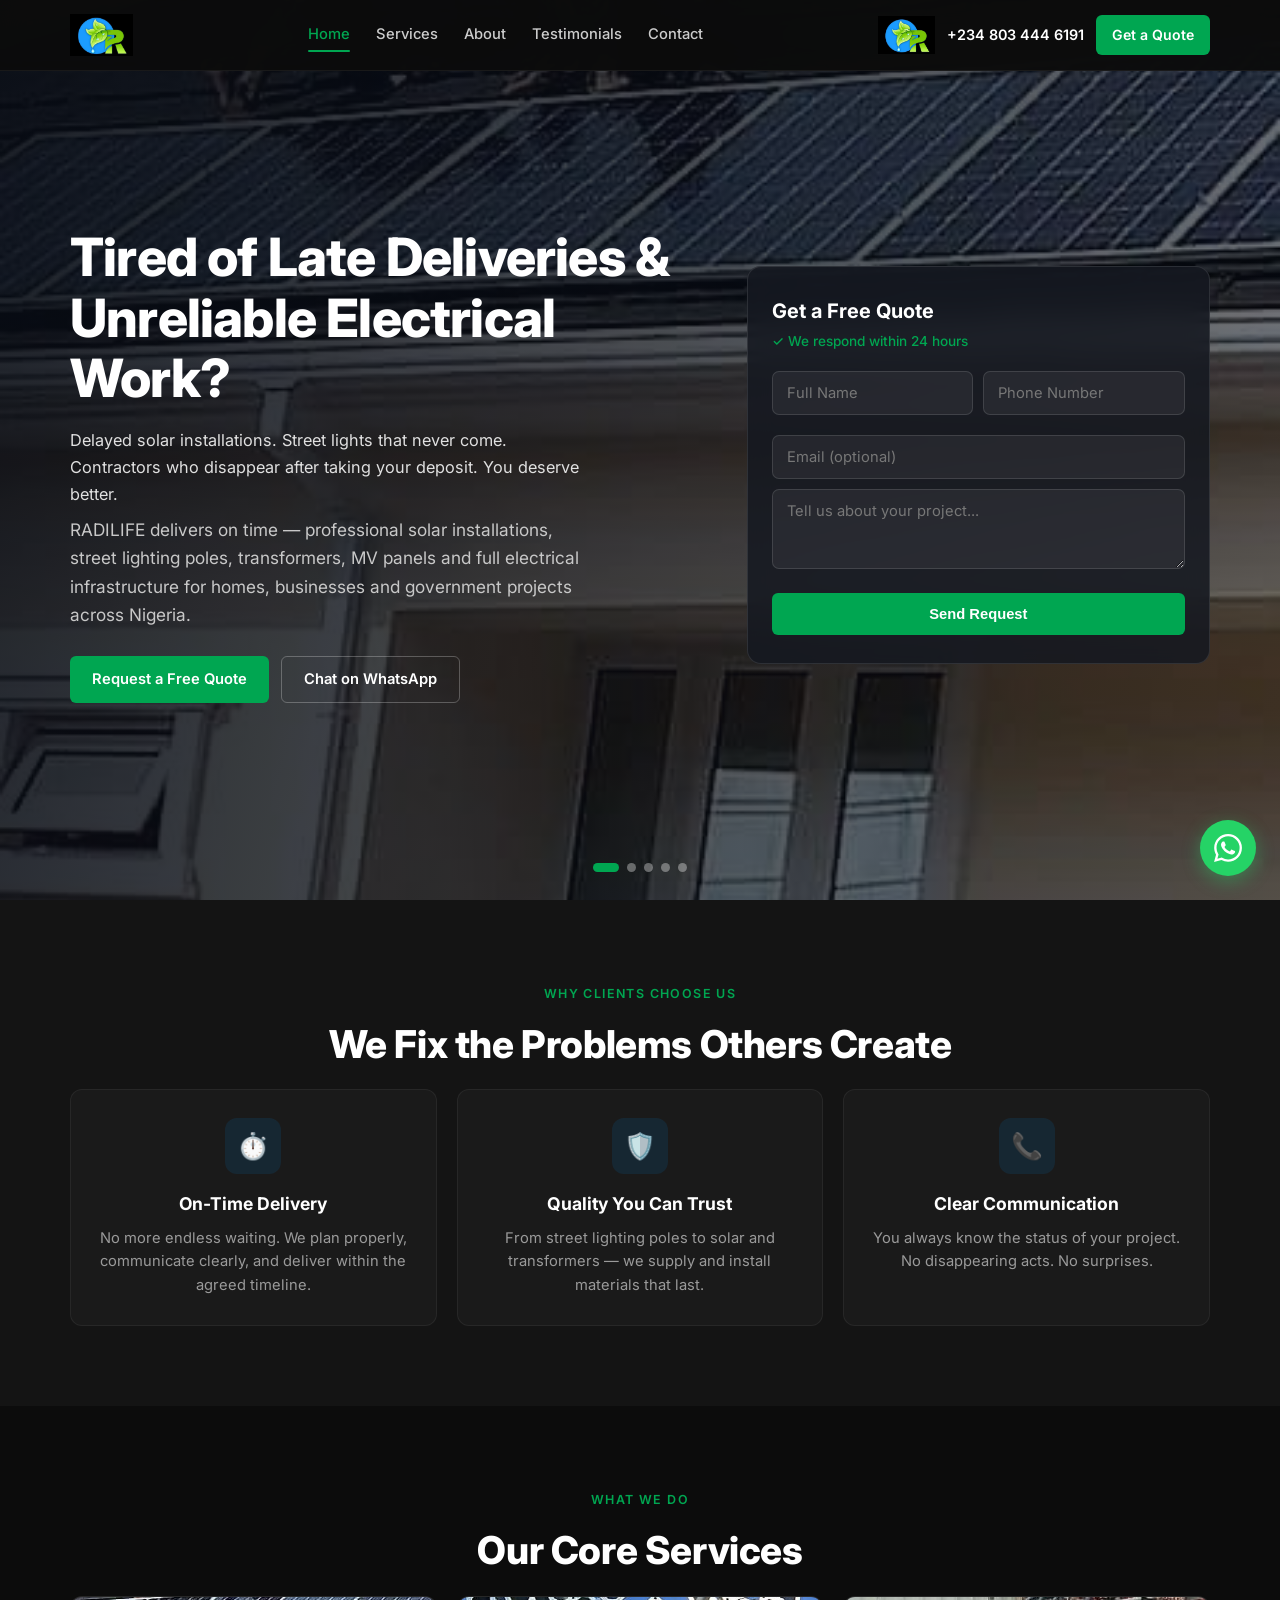
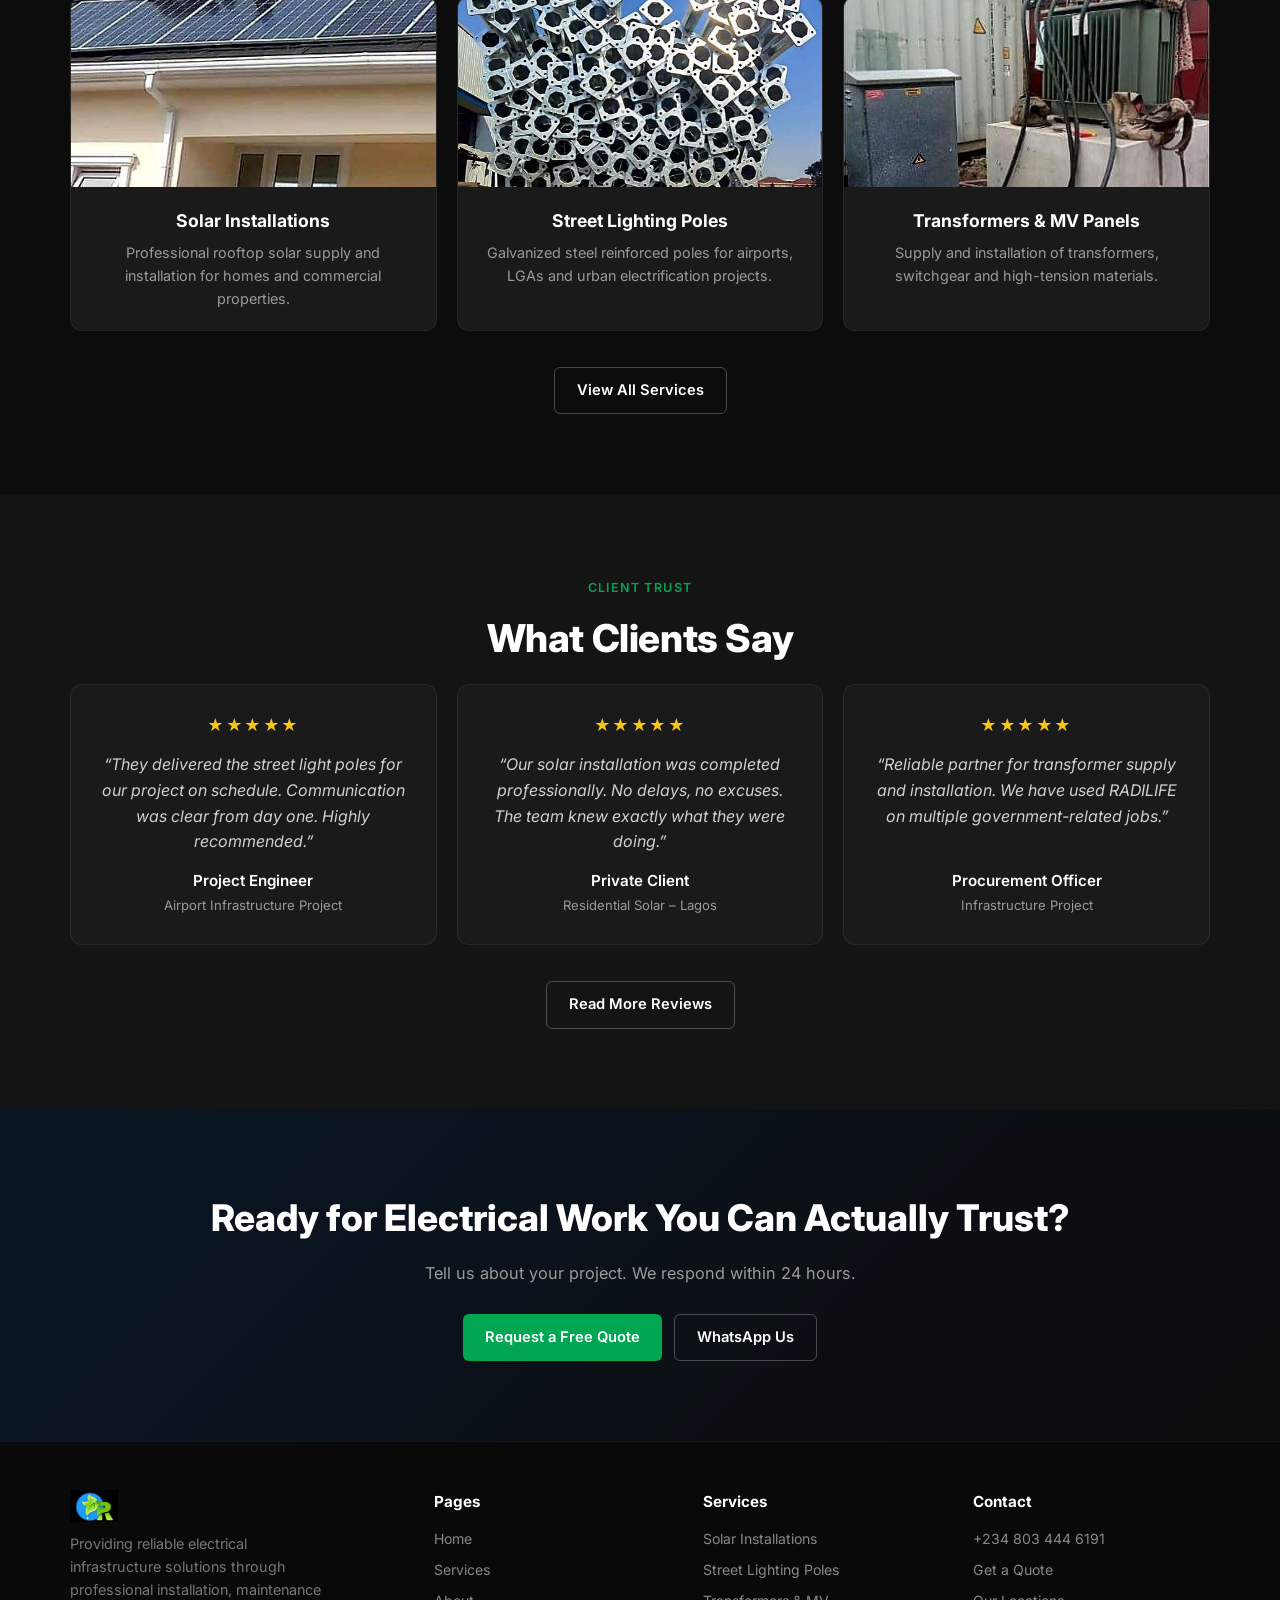
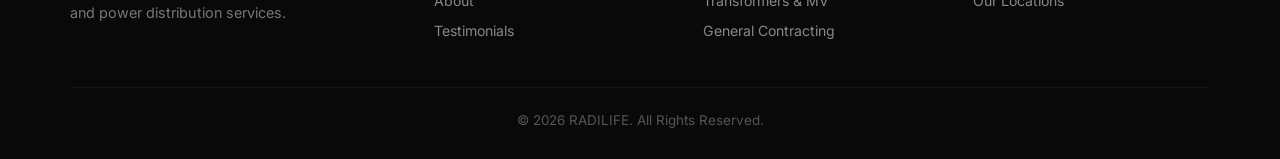
<file: index.html>
<!DOCTYPE html>
<html lang="en">
<head>
  <meta charset="UTF-8" />
  <meta name="viewport" content="width=device-width, initial-scale=1.0" />
  <title>RADILIFE – Reliable Electrical Infrastructure Solutions</title>
  <link rel="preconnect" href="https://fonts.googleapis.com" />
  <link rel="preconnect" href="https://fonts.gstatic.com" crossorigin />
  <link href="https://fonts.googleapis.com/css2?family=Inter:wght@400;500;600;700;800&display=swap" rel="stylesheet" />
  <link rel="stylesheet" href="style.css" />
</head>
<body>

  <header>
    <div class="container header-inner">
      <a href="index.html" class="logo">
        <img src="images/logo.png" alt="RADILIFE" class="logo-img" />
      </a>
      <nav class="desktop-nav">
        <a href="index.html" class="active">Home</a>
        <a href="services.html">Services</a>
        <a href="about.html">About</a>
        <a href="testimonials.html">Testimonials</a>
        <a href="contact.html">Contact</a>
      </nav>
      <div class="header-right">
        <img src="images/logo.png" alt="RADILIFE" class="logo-img-right" />
        <a href="tel:+2348034446191" class="phone-link">+234 803 444 6191</a>
        <a href="contact.html" class="btn btn-green btn-sm">Get a Quote</a>
        <button class="hamburger" id="hamburger" aria-label="Menu"><span></span><span></span><span></span></button>
      </div>
    </div>
  </header>

  <div class="overlay" id="overlay"></div>
  <nav class="mobile-menu" id="mobileMenu">
    <a href="index.html" class="active">Home</a>
    <a href="services.html">Services</a>
    <a href="about.html">About</a>
    <a href="testimonials.html">Testimonials</a>
    <a href="contact.html">Contact</a>
    <a href="tel:+2348034446191" style="color:var(--green);margin-top:18px">Call +234 803 444 6191</a>
  </nav>

  <!-- HERO WITH SLIDER -->
  <section class="hero">
    <div class="hero-slider">
      <div class="hero-slide active" style="background-image:url('images/IMG_20261024_160137_027-2.jpg')"></div>
      <div class="hero-slide" style="background-image:url('images/IMG_20261024_160137_016-2.jpg')"></div>
      <div class="hero-slide" style="background-image:url('images/IMG_20261024_160145_628-2.jpg')"></div>
      <div class="hero-slide" style="background-image:url('images/IMG_20261024_160145_152-2.jpg')"></div>
      <div class="hero-slide" style="background-image:url('images/IMG_20261024_160137_276-2.jpg')"></div>
    </div>
    <div class="hero-overlay"></div>

    <div class="container hero-content-wrap">
      <div class="hero-text">
        <h1>Tired of Late Deliveries &amp; Unreliable Electrical Work?</h1>
        <p class="pain">Delayed solar installations. Street lights that never come. Contractors who disappear after taking your deposit. You deserve better.</p>
        <p>RADILIFE delivers on time — professional solar installations, street lighting poles, transformers, MV panels and full electrical infrastructure for homes, businesses and government projects across Nigeria.</p>
        <div class="hero-btns">
          <a href="contact.html" class="btn btn-green">Request a Free Quote</a>
          <a href="https://wa.me/2348034446191" class="btn btn-outline" target="_blank" rel="noopener">Chat on WhatsApp</a>
        </div>
      </div>

      <div class="booking-card">
        <h3>Get a Free Quote</h3>
        <p class="assure">✓ We respond within 24 hours</p>
        <form onsubmit="event.preventDefault(); alert('Thank you! RADILIFE will contact you within 24 hours.');">
          <div class="form-row">
            <div class="form-group"><input type="text" placeholder="Full Name" required /></div>
            <div class="form-group"><input type="tel" placeholder="Phone Number" required /></div>
          </div>
          <div class="form-group"><input type="email" placeholder="Email (optional)" /></div>
          <div class="form-group"><textarea placeholder="Tell us about your project..."></textarea></div>
          <button type="submit" class="btn btn-green">Send Request</button>
        </form>
      </div>
    </div>

    <div class="hero-dots">
      <button class="hero-dot active" aria-label="Slide 1"></button>
      <button class="hero-dot" aria-label="Slide 2"></button>
      <button class="hero-dot" aria-label="Slide 3"></button>
      <button class="hero-dot" aria-label="Slide 4"></button>
      <button class="hero-dot" aria-label="Slide 5"></button>
    </div>
  </section>

  <!-- WHY -->
  <section class="why">
    <div class="container text-center">
      <span class="section-label">Why Clients Choose Us</span>
      <h2 class="section-title">We Fix the Problems Others Create</h2>
      <div class="why-grid">
        <div class="why-card">
          <div class="why-icon">⏱️</div>
          <h3>On-Time Delivery</h3>
          <p>No more endless waiting. We plan properly, communicate clearly, and deliver within the agreed timeline.</p>
        </div>
        <div class="why-card">
          <div class="why-icon">🛡️</div>
          <h3>Quality You Can Trust</h3>
          <p>From street lighting poles to solar and transformers — we supply and install materials that last.</p>
        </div>
        <div class="why-card">
          <div class="why-icon">📞</div>
          <h3>Clear Communication</h3>
          <p>You always know the status of your project. No disappearing acts. No surprises.</p>
        </div>
      </div>
    </div>
  </section>

  <!-- SERVICES PREVIEW -->
  <section>
    <div class="container text-center">
      <span class="section-label">What We Do</span>
      <h2 class="section-title">Our Core Services</h2>
      <div class="services-grid">
        <div class="service-card">
          <div class="service-img"><img src="images/IMG_20261024_160137_027-2.jpg" alt="Solar installation" /></div>
          <div class="service-body">
            <h3>Solar Installations</h3>
            <p>Professional rooftop solar supply and installation for homes and commercial properties.</p>
          </div>
        </div>
        <div class="service-card">
          <div class="service-img"><img src="images/IMG_20261024_160136_867.jpg" alt="Street lighting poles" /></div>
          <div class="service-body">
            <h3>Street Lighting Poles</h3>
            <p>Galvanized steel reinforced poles for airports, LGAs and urban electrification projects.</p>
          </div>
        </div>
        <div class="service-card">
          <div class="service-img"><img src="images/IMG_20261024_160145_628-2.jpg" alt="Transformers" /></div>
          <div class="service-body">
            <h3>Transformers &amp; MV Panels</h3>
            <p>Supply and installation of transformers, switchgear and high-tension materials.</p>
          </div>
        </div>
      </div>
      <div style="margin-top:36px">
        <a href="services.html" class="btn btn-outline">View All Services</a>
      </div>
    </div>
  </section>

  <!-- TESTIMONIALS PREVIEW -->
  <section class="why">
    <div class="container text-center">
      <span class="section-label">Client Trust</span>
      <h2 class="section-title">What Clients Say</h2>
      <div class="testimonial-grid">
        <div class="testimonial-card">
          <div class="stars">★★★★★</div>
          <p class="testimonial-text">“They delivered the street light poles for our project on schedule. Communication was clear from day one. Highly recommended.”</p>
          <div class="testimonial-author">Project Engineer<span>Airport Infrastructure Project</span></div>
        </div>
        <div class="testimonial-card">
          <div class="stars">★★★★★</div>
          <p class="testimonial-text">“Our solar installation was completed professionally. No delays, no excuses. The team knew exactly what they were doing.”</p>
          <div class="testimonial-author">Private Client<span>Residential Solar – Lagos</span></div>
        </div>
        <div class="testimonial-card">
          <div class="stars">★★★★★</div>
          <p class="testimonial-text">“Reliable partner for transformer supply and installation. We have used RADILIFE on multiple government-related jobs.”</p>
          <div class="testimonial-author">Procurement Officer<span>Infrastructure Project</span></div>
        </div>
      </div>
      <div style="margin-top:36px">
        <a href="testimonials.html" class="btn btn-outline">Read More Reviews</a>
      </div>
    </div>
  </section>

  <!-- CTA -->
  <section class="cta">
    <div class="container">
      <h2>Ready for Electrical Work You Can Actually Trust?</h2>
      <p>Tell us about your project. We respond within 24 hours.</p>
      <div class="cta-btns">
        <a href="contact.html" class="btn btn-green">Request a Free Quote</a>
        <a href="https://wa.me/2348034446191" class="btn btn-outline" target="_blank" rel="noopener">WhatsApp Us</a>
      </div>
    </div>
  </section>

  <footer>
    <div class="container">
      <div class="footer-grid">
        <div class="footer-brand">
          <a href="index.html" class="logo"><img src="images/logo.png" alt="RADILIFE" class="logo-img" style="height:32px" /></a>
          <p>Providing reliable electrical infrastructure solutions through professional installation, maintenance and power distribution services.</p>
        </div>
        <div class="footer-col">
          <h4>Pages</h4>
          <a href="index.html">Home</a>
          <a href="services.html">Services</a>
          <a href="about.html">About</a>
          <a href="testimonials.html">Testimonials</a>
        </div>
        <div class="footer-col">
          <h4>Services</h4>
          <a href="services.html">Solar Installations</a>
          <a href="services.html">Street Lighting Poles</a>
          <a href="services.html">Transformers &amp; MV</a>
          <a href="services.html">General Contracting</a>
        </div>
        <div class="footer-col">
          <h4>Contact</h4>
          <a href="tel:+2348034446191">+234 803 444 6191</a>
          <a href="contact.html">Get a Quote</a>
          <a href="contact.html">Our Locations</a>
        </div>
      </div>
      <div class="footer-bottom"><p>© 2026 RADILIFE. All Rights Reserved.</p></div>
    </div>
  </footer>

  <a href="https://wa.me/2348034446191" class="whatsapp-float" target="_blank" rel="noopener" aria-label="WhatsApp">
    <svg viewBox="0 0 24 24"><path d="M17.472 14.382c-.297-.149-1.758-.867-2.03-.967-.273-.099-.471-.148-.67.15-.197.297-.767.966-.94 1.164-.173.199-.347.223-.644.075-.297-.15-1.255-.463-2.39-1.475-.883-.788-1.48-1.761-1.653-2.059-.173-.297-.018-.458.13-.606.134-.133.298-.347.446-.52.149-.174.198-.298.298-.497.099-.198.05-.371-.025-.52-.075-.149-.669-1.612-.916-2.207-.242-.579-.487-.5-.669-.51-.173-.008-.371-.01-.57-.01-.198 0-.52.074-.792.372-.272.297-1.04 1.016-1.04 2.479 0 1.462 1.065 2.875 1.213 3.074.149.198 2.096 3.2 5.077 4.487.709.306 1.262.489 1.694.625.712.227 1.36.195 1.871.118.571-.085 1.758-.719 2.006-1.413.248-.694.248-1.289.173-1.413-.074-.124-.272-.198-.57-.347m-5.421 7.403h-.004a9.87 9.87 0 01-5.031-1.378l-.361-.214-3.741.982.998-3.648-.235-.374a9.86 9.86 0 01-1.51-5.26c.001-5.45 4.436-9.884 9.888-9.884 2.64 0 5.122 1.03 6.988 2.898a9.825 9.825 0 012.893 6.994c-.003 5.45-4.435 9.884-9.885 9.884m8.413-18.297A11.815 11.815 0 0012.05 0C5.495 0 .16 5.335.157 11.892c0 2.096.547 4.142 1.588 5.945L.057 24l6.305-1.654a11.882 11.882 0 005.683 1.448h.005c6.554 0 11.89-5.335 11.893-11.893a11.821 11.821 0 00-3.48-8.413z"/></svg>
  </a>

  <script src="script.js"></script>
</body>
</html>
</file>
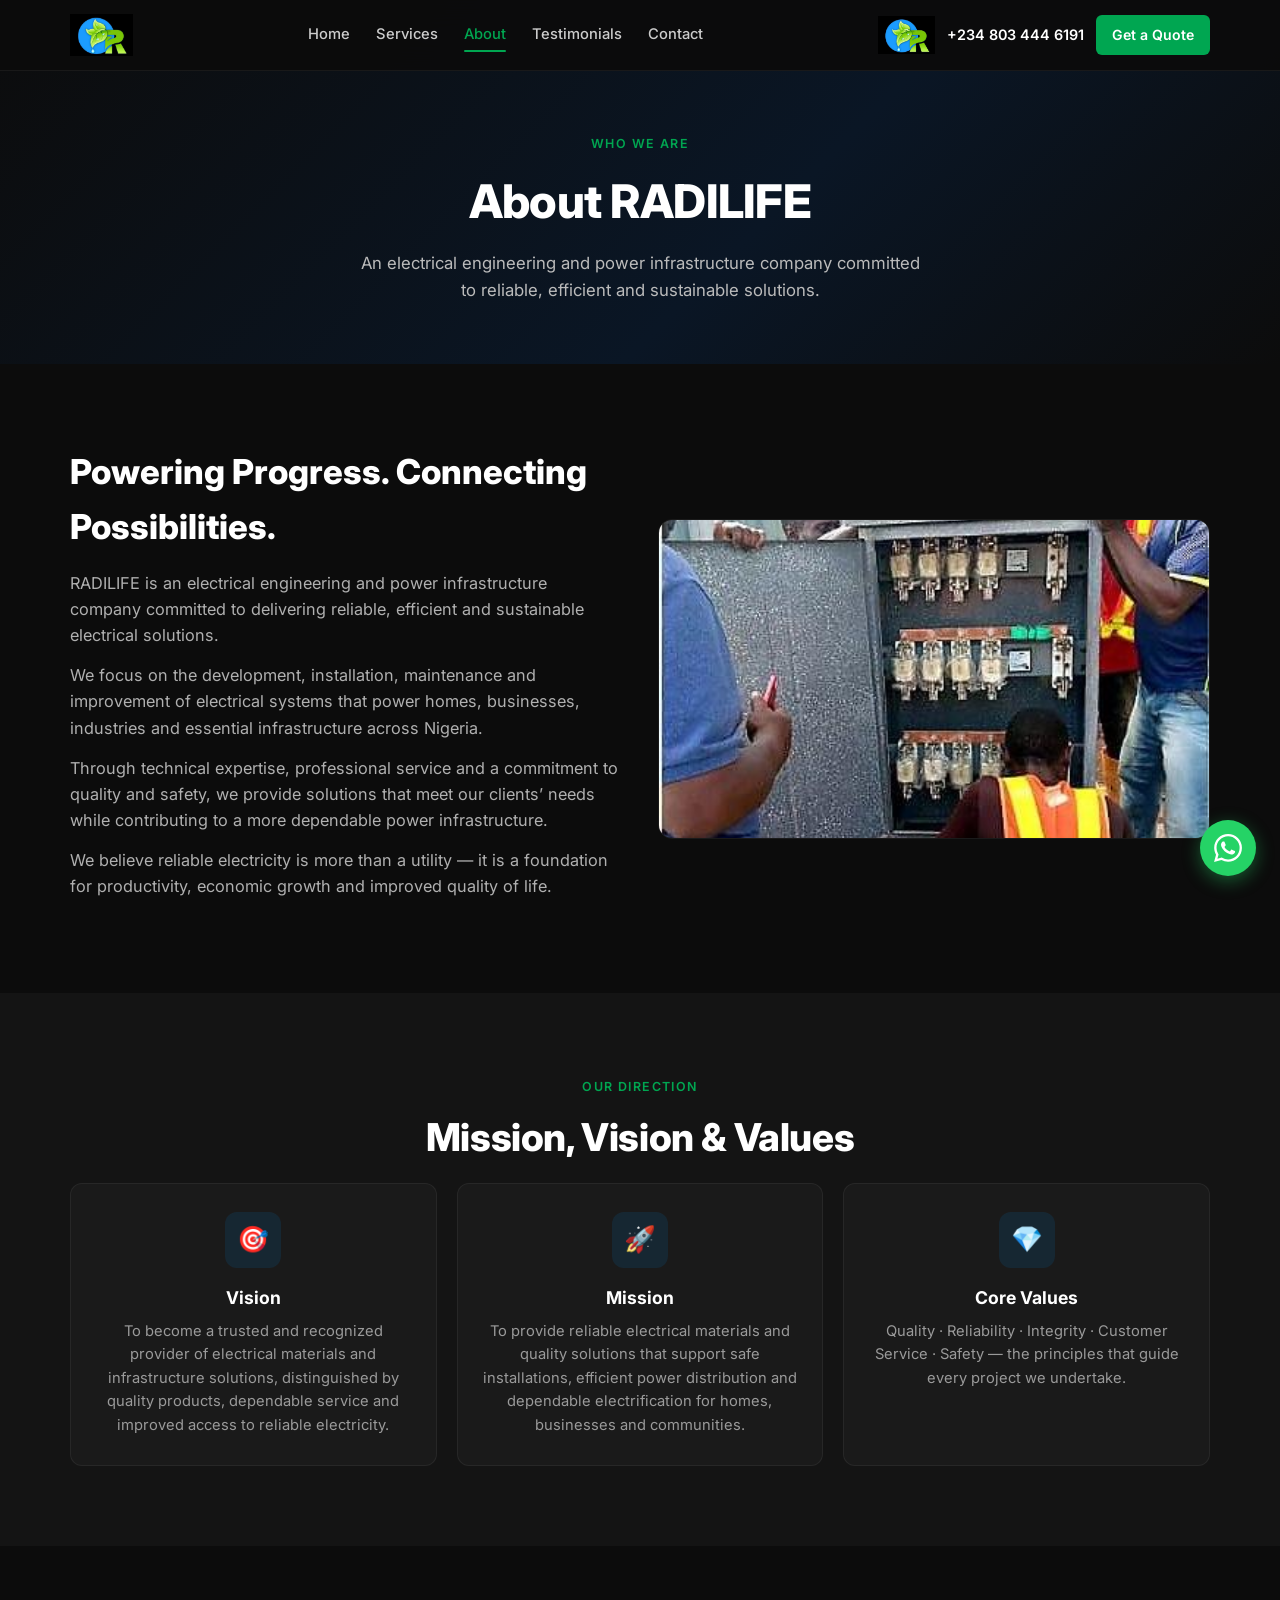
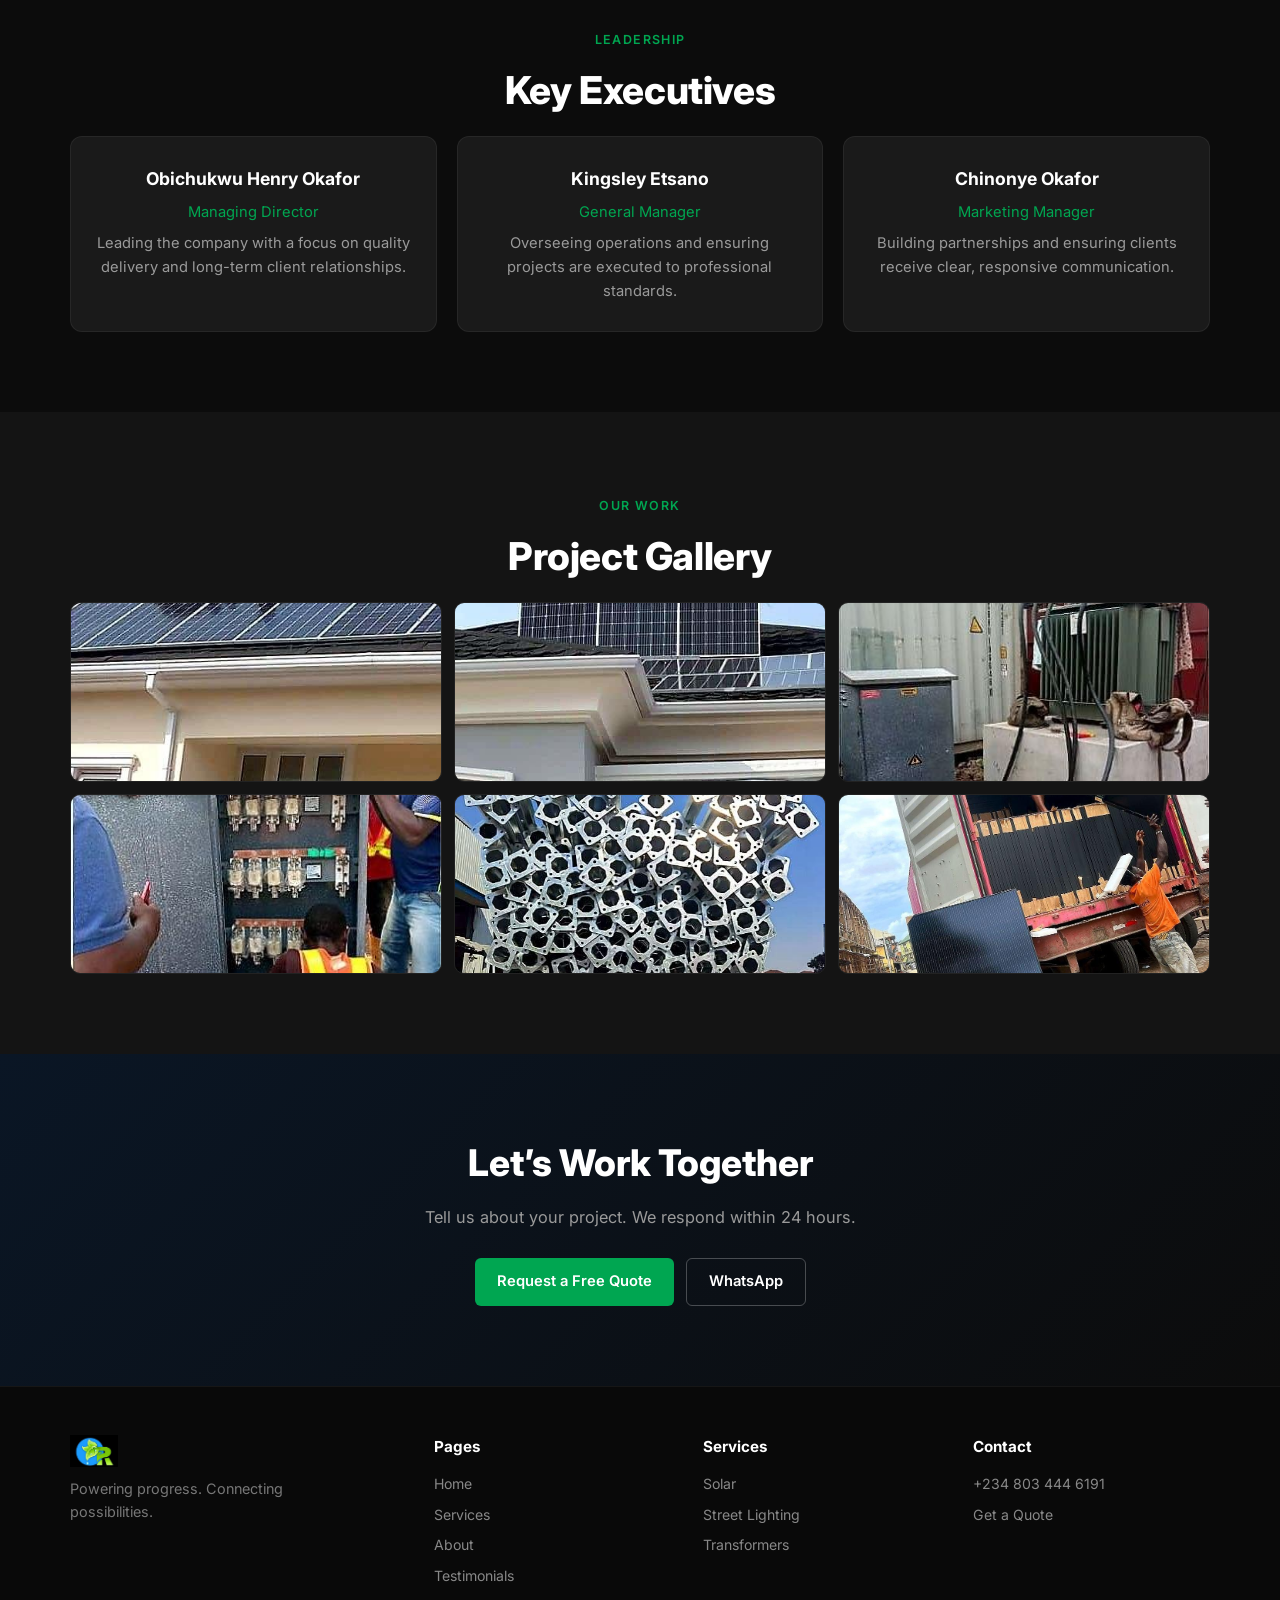
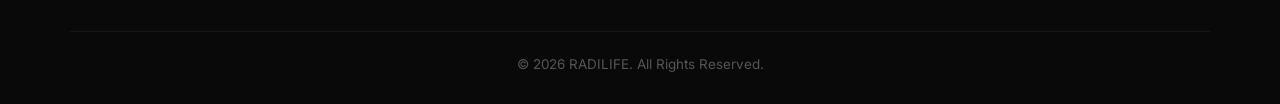
<file: about.html>
<!DOCTYPE html>
<html lang="en">
<head>
  <meta charset="UTF-8" />
  <meta name="viewport" content="width=device-width, initial-scale=1.0" />
  <title>About – RADILIFE</title>
  <link rel="preconnect" href="https://fonts.googleapis.com" />
  <link rel="preconnect" href="https://fonts.gstatic.com" crossorigin />
  <link href="https://fonts.googleapis.com/css2?family=Inter:wght@400;500;600;700;800&display=swap" rel="stylesheet" />
  <link rel="stylesheet" href="style.css" />
</head>
<body>
  <header>
    <div class="container header-inner">
      <a href="index.html" class="logo">
        <img src="images/logo.png" alt="RADILIFE" class="logo-img" />
      </a>
      <nav class="desktop-nav">
        <a href="index.html">Home</a>
        <a href="services.html">Services</a>
        <a href="about.html" class="active">About</a>
        <a href="testimonials.html">Testimonials</a>
        <a href="contact.html">Contact</a>
      </nav>
      <div class="header-right">
        <img src="images/logo.png" alt="RADILIFE" class="logo-img-right" />
        <a href="tel:+2348034446191" class="phone-link">+234 803 444 6191</a>
        <a href="contact.html" class="btn btn-green btn-sm">Get a Quote</a>
        <button class="hamburger" id="hamburger" aria-label="Menu"><span></span><span></span><span></span></button>
      </div>
    </div>
  </header>
  <div class="overlay" id="overlay"></div>
  <nav class="mobile-menu" id="mobileMenu">
    <a href="index.html">Home</a>
    <a href="services.html">Services</a>
    <a href="about.html" class="active">About</a>
    <a href="testimonials.html">Testimonials</a>
    <a href="contact.html">Contact</a>
    <a href="tel:+2348034446191" style="color:var(--green);margin-top:18px">Call +234 803 444 6191</a>
  </nav>

  <section class="page-hero">
    <div class="container">
      <span class="section-label">Who We Are</span>
      <h1>About RADILIFE</h1>
      <p>An electrical engineering and power infrastructure company committed to reliable, efficient and sustainable solutions.</p>
    </div>
  </section>

  <section>
    <div class="container">
      <div class="about-content">
        <div class="about-text">
          <h2>Powering Progress. Connecting Possibilities.</h2>
          <p>RADILIFE is an electrical engineering and power infrastructure company committed to delivering reliable, efficient and sustainable electrical solutions.</p>
          <p>We focus on the development, installation, maintenance and improvement of electrical systems that power homes, businesses, industries and essential infrastructure across Nigeria.</p>
          <p>Through technical expertise, professional service and a commitment to quality and safety, we provide solutions that meet our clients’ needs while contributing to a more dependable power infrastructure.</p>
          <p>We believe reliable electricity is more than a utility — it is a foundation for productivity, economic growth and improved quality of life.</p>
        </div>
        <div class="about-image">
          <img src="images/IMG_20261024_160145_474.jpg" alt="RADILIFE team" />
        </div>
      </div>
    </div>
  </section>

  <section class="why">
    <div class="container text-center">
      <span class="section-label">Our Direction</span>
      <h2 class="section-title">Mission, Vision &amp; Values</h2>
      <div class="why-grid">
        <div class="why-card">
          <div class="why-icon">🎯</div>
          <h3>Vision</h3>
          <p>To become a trusted and recognized provider of electrical materials and infrastructure solutions, distinguished by quality products, dependable service and improved access to reliable electricity.</p>
        </div>
        <div class="why-card">
          <div class="why-icon">🚀</div>
          <h3>Mission</h3>
          <p>To provide reliable electrical materials and quality solutions that support safe installations, efficient power distribution and dependable electrification for homes, businesses and communities.</p>
        </div>
        <div class="why-card">
          <div class="why-icon">💎</div>
          <h3>Core Values</h3>
          <p>Quality · Reliability · Integrity · Customer Service · Safety — the principles that guide every project we undertake.</p>
        </div>
      </div>
    </div>
  </section>

  <section>
    <div class="container text-center">
      <span class="section-label">Leadership</span>
      <h2 class="section-title">Key Executives</h2>
      <div class="why-grid">
        <div class="why-card">
          <h3>Obichukwu Henry Okafor</h3>
          <p style="color:var(--green);margin-bottom:8px">Managing Director</p>
          <p>Leading the company with a focus on quality delivery and long-term client relationships.</p>
        </div>
        <div class="why-card">
          <h3>Kingsley Etsano</h3>
          <p style="color:var(--green);margin-bottom:8px">General Manager</p>
          <p>Overseeing operations and ensuring projects are executed to professional standards.</p>
        </div>
        <div class="why-card">
          <h3>Chinonye Okafor</h3>
          <p style="color:var(--green);margin-bottom:8px">Marketing Manager</p>
          <p>Building partnerships and ensuring clients receive clear, responsive communication.</p>
        </div>
      </div>
    </div>
  </section>

  <section class="why">
    <div class="container text-center">
      <span class="section-label">Our Work</span>
      <h2 class="section-title">Project Gallery</h2>
      <div class="gallery-grid">
        <img src="images/IMG_20261024_160137_027-2.jpg" alt="Solar" />
        <img src="images/IMG_20261024_160137_016-2.jpg" alt="Solar roof" />
        <img src="images/IMG_20261024_160145_628-2.jpg" alt="Transformer" />
        <img src="images/IMG_20261024_160145_474.jpg" alt="Panel work" />
        <img src="images/IMG_20261024_160136_867.jpg" alt="Poles" />
        <img src="images/IMG_20261024_160136_893.jpg" alt="Loading" />
      </div>
    </div>
  </section>

  <section class="cta">
    <div class="container">
      <h2>Let’s Work Together</h2>
      <p>Tell us about your project. We respond within 24 hours.</p>
      <div class="cta-btns">
        <a href="contact.html" class="btn btn-green">Request a Free Quote</a>
        <a href="https://wa.me/2348034446191" class="btn btn-outline" target="_blank" rel="noopener">WhatsApp</a>
      </div>
    </div>
  </section>

  <footer>
    <div class="container">
      <div class="footer-grid">
        <div class="footer-brand">
          <a href="index.html" class="logo"><img src="images/logo.png" alt="RADILIFE" class="logo-img" style="height:32px" /></a>
          <p>Powering progress. Connecting possibilities.</p>
        </div>
        <div class="footer-col"><h4>Pages</h4><a href="index.html">Home</a><a href="services.html">Services</a><a href="about.html">About</a><a href="testimonials.html">Testimonials</a></div>
        <div class="footer-col"><h4>Services</h4><a href="services.html">Solar</a><a href="services.html">Street Lighting</a><a href="services.html">Transformers</a></div>
        <div class="footer-col"><h4>Contact</h4><a href="tel:+2348034446191">+234 803 444 6191</a><a href="contact.html">Get a Quote</a></div>
      </div>
      <div class="footer-bottom"><p>© 2026 RADILIFE. All Rights Reserved.</p></div>
    </div>
  </footer>

  <a href="https://wa.me/2348034446191" class="whatsapp-float" target="_blank" rel="noopener" aria-label="WhatsApp">
    <svg viewBox="0 0 24 24"><path d="M17.472 14.382c-.297-.149-1.758-.867-2.03-.967-.273-.099-.471-.148-.67.15-.197.297-.767.966-.94 1.164-.173.199-.347.223-.644.075-.297-.15-1.255-.463-2.39-1.475-.883-.788-1.48-1.761-1.653-2.059-.173-.297-.018-.458.13-.606.134-.133.298-.347.446-.52.149-.174.198-.298.298-.497.099-.198.05-.371-.025-.52-.075-.149-.669-1.612-.916-2.207-.242-.579-.487-.5-.669-.51-.173-.008-.371-.01-.57-.01-.198 0-.52.074-.792.372-.272.297-1.04 1.016-1.04 2.479 0 1.462 1.065 2.875 1.213 3.074.149.198 2.096 3.2 5.077 4.487.709.306 1.262.489 1.694.625.712.227 1.36.195 1.871.118.571-.085 1.758-.719 2.006-1.413.248-.694.248-1.289.173-1.413-.074-.124-.272-.198-.57-.347m-5.421 7.403h-.004a9.87 9.87 0 01-5.031-1.378l-.361-.214-3.741.982.998-3.648-.235-.374a9.86 9.86 0 01-1.51-5.26c.001-5.45 4.436-9.884 9.888-9.884 2.64 0 5.122 1.03 6.988 2.898a9.825 9.825 0 012.893 6.994c-.003 5.45-4.435 9.884-9.885 9.884m8.413-18.297A11.815 11.815 0 0012.05 0C5.495 0 .16 5.335.157 11.892c0 2.096.547 4.142 1.588 5.945L.057 24l6.305-1.654a11.882 11.882 0 005.683 1.448h.005c6.554 0 11.89-5.335 11.893-11.893a11.821 11.821 0 00-3.48-8.413z"/></svg>
  </a>
  <script src="script.js"></script>
</body>
</html>
</file>
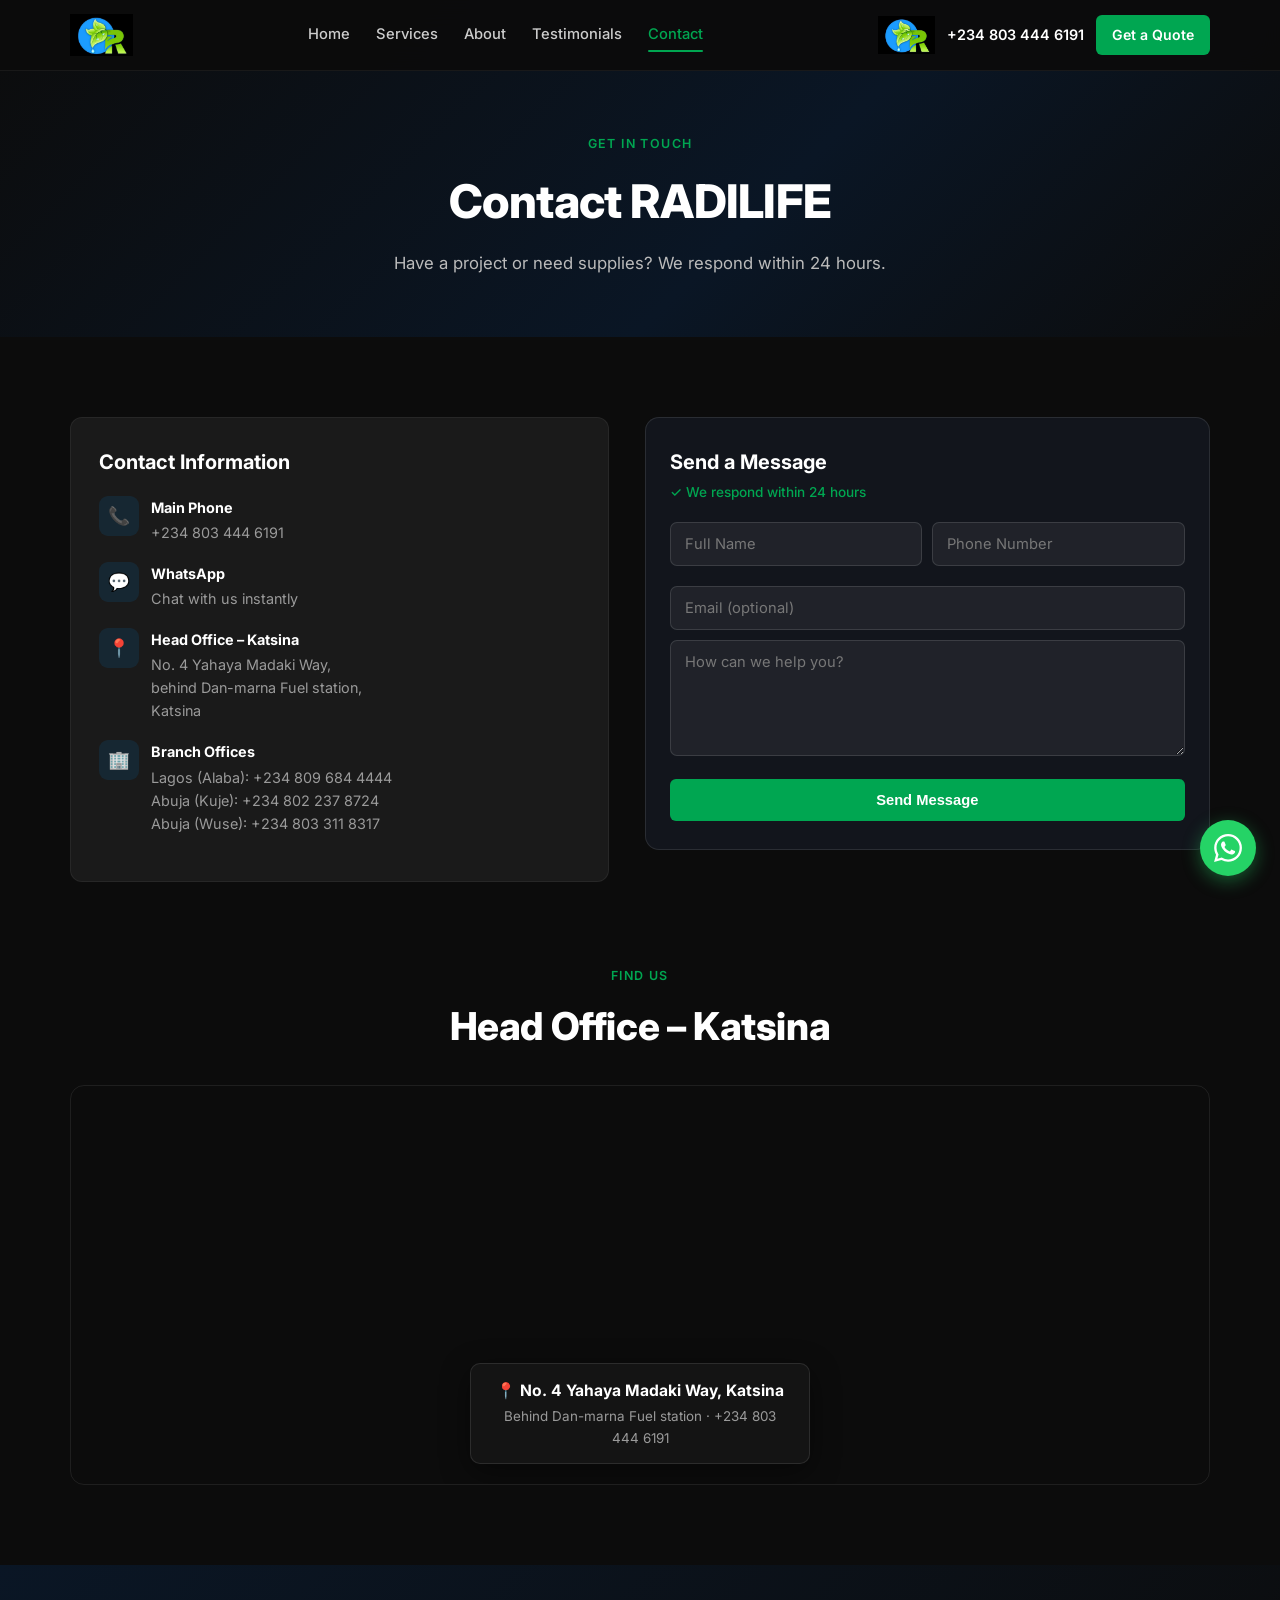
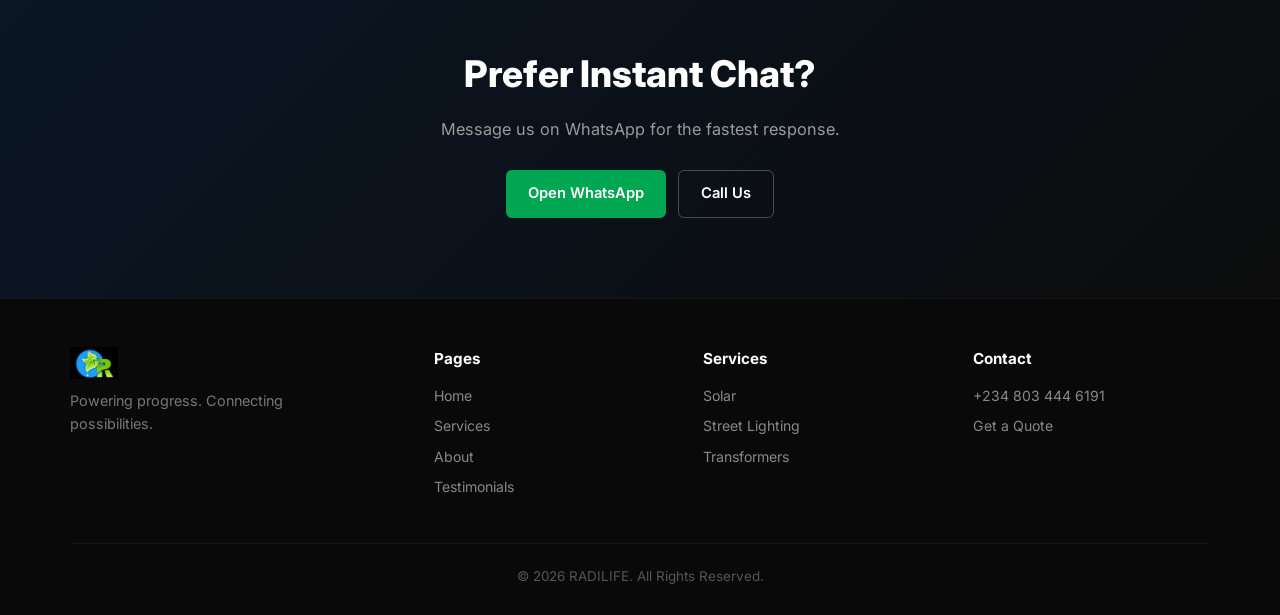
<file: contact.html>
<!DOCTYPE html>
<html lang="en">
<head>
  <meta charset="UTF-8" />
  <meta name="viewport" content="width=device-width, initial-scale=1.0" />
  <title>Contact – RADILIFE</title>
  <link rel="preconnect" href="https://fonts.googleapis.com" />
  <link rel="preconnect" href="https://fonts.gstatic.com" crossorigin />
  <link href="https://fonts.googleapis.com/css2?family=Inter:wght@400;500;600;700;800&display=swap" rel="stylesheet" />
  <link rel="stylesheet" href="style.css" />
</head>
<body>
  <header>
    <div class="container header-inner">
      <a href="index.html" class="logo">
        <img src="images/logo.png" alt="RADILIFE" class="logo-img" />
      </a>
      <nav class="desktop-nav">
        <a href="index.html">Home</a>
        <a href="services.html">Services</a>
        <a href="about.html">About</a>
        <a href="testimonials.html">Testimonials</a>
        <a href="contact.html" class="active">Contact</a>
      </nav>
      <div class="header-right">
        <img src="images/logo.png" alt="RADILIFE" class="logo-img-right" />
        <a href="tel:+2348034446191" class="phone-link">+234 803 444 6191</a>
        <a href="contact.html" class="btn btn-green btn-sm">Get a Quote</a>
        <button class="hamburger" id="hamburger" aria-label="Menu"><span></span><span></span><span></span></button>
      </div>
    </div>
  </header>
  <div class="overlay" id="overlay"></div>
  <nav class="mobile-menu" id="mobileMenu">
    <a href="index.html">Home</a>
    <a href="services.html">Services</a>
    <a href="about.html">About</a>
    <a href="testimonials.html">Testimonials</a>
    <a href="contact.html" class="active">Contact</a>
    <a href="tel:+2348034446191" style="color:var(--green);margin-top:18px">Call +234 803 444 6191</a>
  </nav>

  <section class="page-hero">
    <div class="container">
      <span class="section-label">Get In Touch</span>
      <h1>Contact RADILIFE</h1>
      <p>Have a project or need supplies? We respond within 24 hours.</p>
    </div>
  </section>

  <section>
    <div class="container">
      <div class="contact-grid">
        <div class="contact-info-card">
          <h3>Contact Information</h3>
          <div class="info-item">
            <div class="icon">📞</div>
            <div>
              <h4>Main Phone</h4>
              <p><a href="tel:+2348034446191">+234 803 444 6191</a></p>
            </div>
          </div>
          <div class="info-item">
            <div class="icon">💬</div>
            <div>
              <h4>WhatsApp</h4>
              <p><a href="https://wa.me/2348034446191" target="_blank" rel="noopener">Chat with us instantly</a></p>
            </div>
          </div>
          <div class="info-item">
            <div class="icon">📍</div>
            <div>
              <h4>Head Office – Katsina</h4>
              <p>No. 4 Yahaya Madaki Way,<br>behind Dan-marna Fuel station,<br>Katsina</p>
            </div>
          </div>
          <div class="info-item">
            <div class="icon">🏢</div>
            <div>
              <h4>Branch Offices</h4>
              <p>Lagos (Alaba): +234 809 684 4444<br>Abuja (Kuje): +234 802 237 8724<br>Abuja (Wuse): +234 803 311 8317</p>
            </div>
          </div>
        </div>

        <div class="booking-card">
          <h3>Send a Message</h3>
          <p class="assure">✓ We respond within 24 hours</p>
          <form onsubmit="event.preventDefault(); alert('Thank you! RADILIFE will contact you within 24 hours.');">
            <div class="form-row">
              <div class="form-group"><input type="text" placeholder="Full Name" required /></div>
              <div class="form-group"><input type="tel" placeholder="Phone Number" required /></div>
            </div>
            <div class="form-group"><input type="email" placeholder="Email (optional)" /></div>
            <div class="form-group"><textarea placeholder="How can we help you?" rows="5"></textarea></div>
            <button type="submit" class="btn btn-green">Send Message</button>
          </form>
        </div>
      </div>
    </div>
  </section>

  <section style="padding-top:0">
    <div class="container">
      <div class="text-center" style="margin-bottom:28px">
        <span class="section-label">Find Us</span>
        <h2 class="section-title">Head Office – Katsina</h2>
      </div>
      <div class="map-wrapper">
        <iframe src="https://maps.google.com/maps?q=No.+4+Yahaya+Madaki+Way,+Katsina,+Nigeria&t=&z=15&ie=UTF8&iwloc=&output=embed" allowfullscreen="" loading="lazy" title="RADILIFE Location"></iframe>
        <div class="map-overlay-card">
          <h3>📍 No. 4 Yahaya Madaki Way, Katsina</h3>
          <p>Behind Dan-marna Fuel station · +234 803 444 6191</p>
        </div>
      </div>
    </div>
  </section>

  <section class="cta">
    <div class="container">
      <h2>Prefer Instant Chat?</h2>
      <p>Message us on WhatsApp for the fastest response.</p>
      <div class="cta-btns">
        <a href="https://wa.me/2348034446191" class="btn btn-green" target="_blank" rel="noopener">Open WhatsApp</a>
        <a href="tel:+2348034446191" class="btn btn-outline">Call Us</a>
      </div>
    </div>
  </section>

  <footer>
    <div class="container">
      <div class="footer-grid">
        <div class="footer-brand">
          <a href="index.html" class="logo"><img src="images/logo.png" alt="RADILIFE" class="logo-img" style="height:32px" /></a>
          <p>Powering progress. Connecting possibilities.</p>
        </div>
        <div class="footer-col"><h4>Pages</h4><a href="index.html">Home</a><a href="services.html">Services</a><a href="about.html">About</a><a href="testimonials.html">Testimonials</a></div>
        <div class="footer-col"><h4>Services</h4><a href="services.html">Solar</a><a href="services.html">Street Lighting</a><a href="services.html">Transformers</a></div>
        <div class="footer-col"><h4>Contact</h4><a href="tel:+2348034446191">+234 803 444 6191</a><a href="contact.html">Get a Quote</a></div>
      </div>
      <div class="footer-bottom"><p>© 2026 RADILIFE. All Rights Reserved.</p></div>
    </div>
  </footer>

  <a href="https://wa.me/2348034446191" class="whatsapp-float" target="_blank" rel="noopener" aria-label="WhatsApp">
    <svg viewBox="0 0 24 24"><path d="M17.472 14.382c-.297-.149-1.758-.867-2.03-.967-.273-.099-.471-.148-.67.15-.197.297-.767.966-.94 1.164-.173.199-.347.223-.644.075-.297-.15-1.255-.463-2.39-1.475-.883-.788-1.48-1.761-1.653-2.059-.173-.297-.018-.458.13-.606.134-.133.298-.347.446-.52.149-.174.198-.298.298-.497.099-.198.05-.371-.025-.52-.075-.149-.669-1.612-.916-2.207-.242-.579-.487-.5-.669-.51-.173-.008-.371-.01-.57-.01-.198 0-.52.074-.792.372-.272.297-1.04 1.016-1.04 2.479 0 1.462 1.065 2.875 1.213 3.074.149.198 2.096 3.2 5.077 4.487.709.306 1.262.489 1.694.625.712.227 1.36.195 1.871.118.571-.085 1.758-.719 2.006-1.413.248-.694.248-1.289.173-1.413-.074-.124-.272-.198-.57-.347m-5.421 7.403h-.004a9.87 9.87 0 01-5.031-1.378l-.361-.214-3.741.982.998-3.648-.235-.374a9.86 9.86 0 01-1.51-5.26c.001-5.45 4.436-9.884 9.888-9.884 2.64 0 5.122 1.03 6.988 2.898a9.825 9.825 0 012.893 6.994c-.003 5.45-4.435 9.884-9.885 9.884m8.413-18.297A11.815 11.815 0 0012.05 0C5.495 0 .16 5.335.157 11.892c0 2.096.547 4.142 1.588 5.945L.057 24l6.305-1.654a11.882 11.882 0 005.683 1.448h.005c6.554 0 11.89-5.335 11.893-11.893a11.821 11.821 0 00-3.48-8.413z"/></svg>
  </a>
  <script src="script.js"></script>
</body>
</html>
</file>
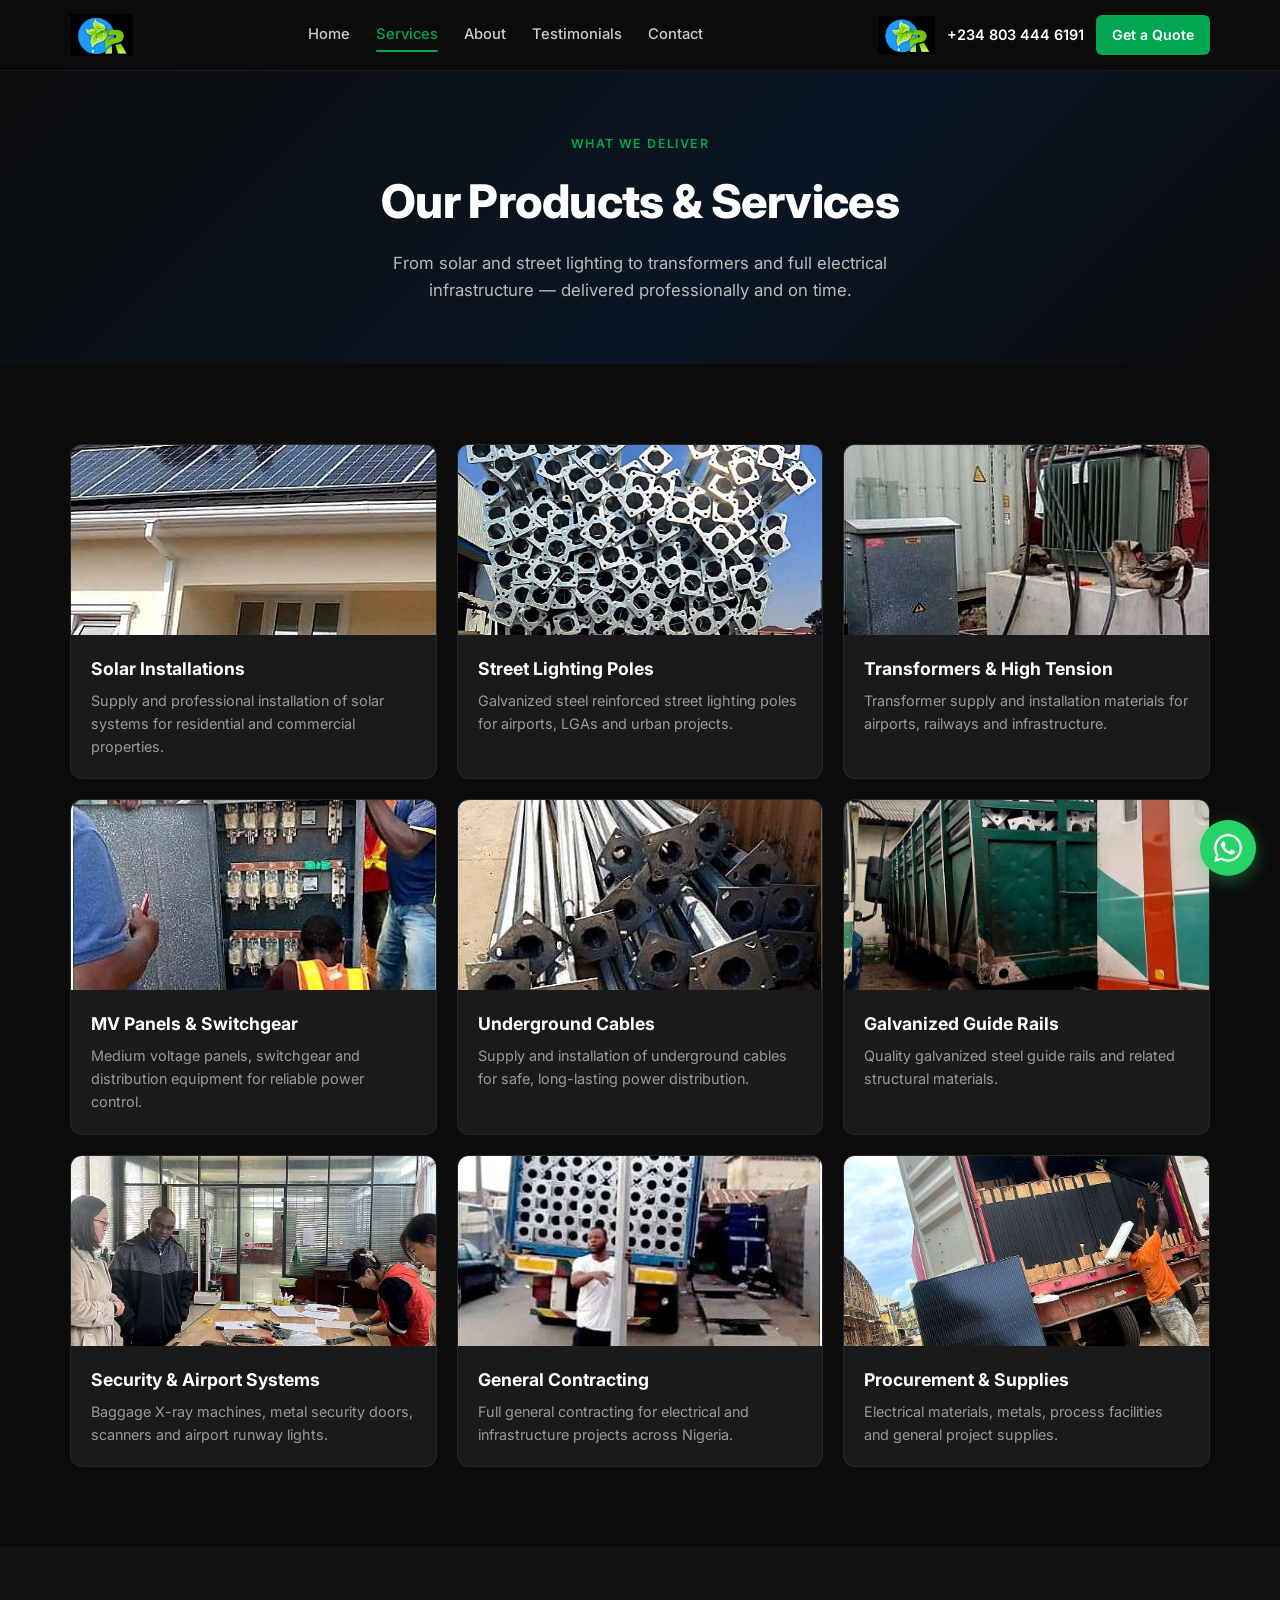
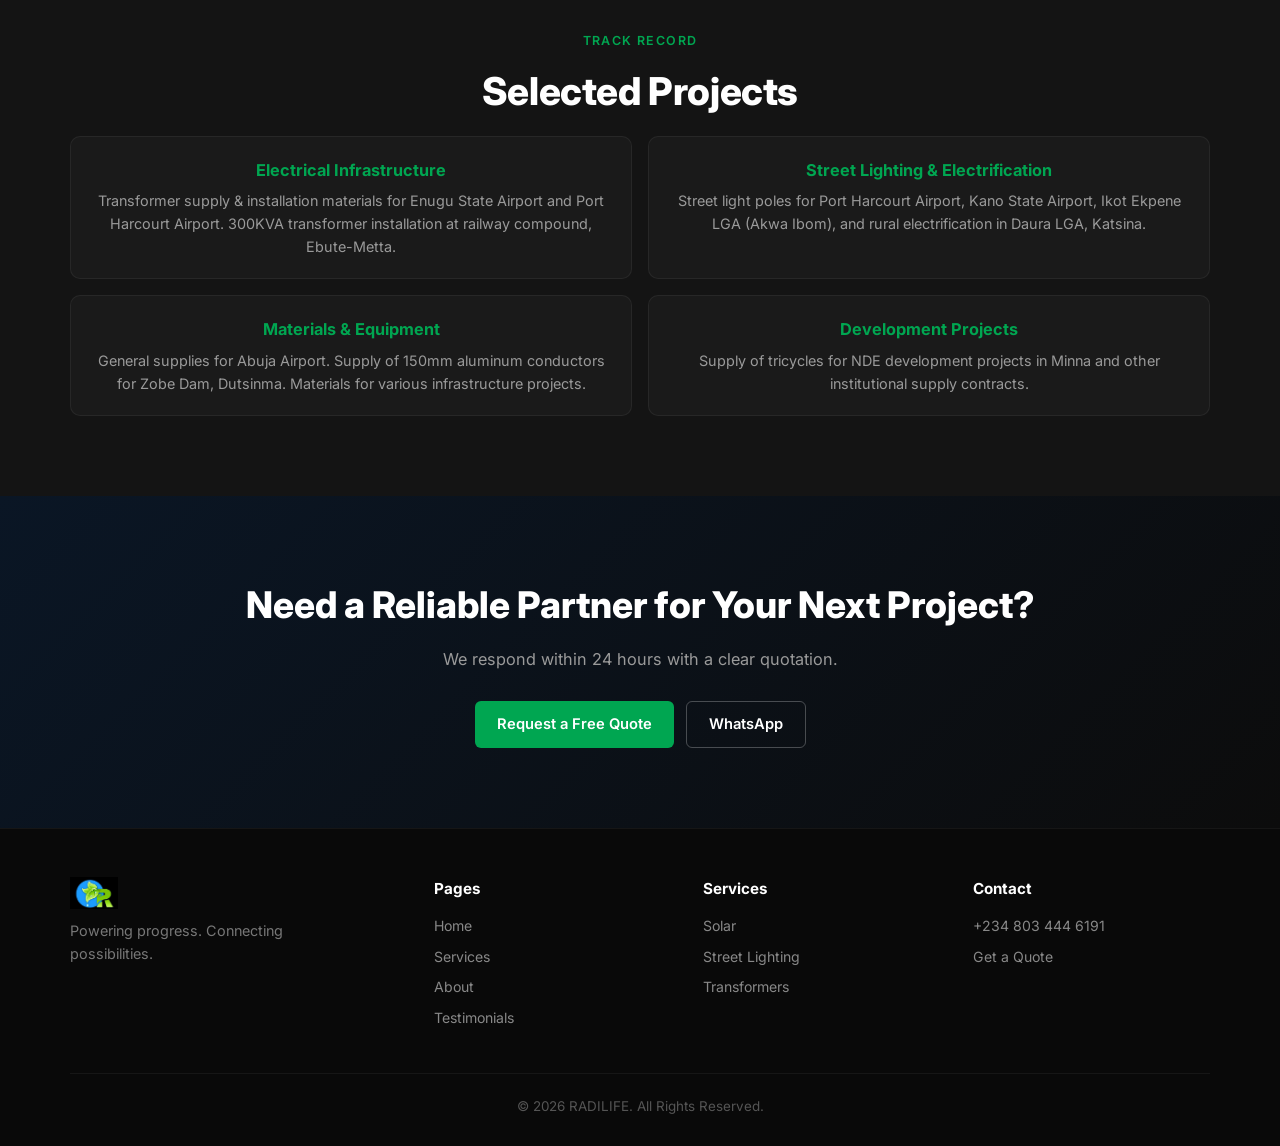
<file: services.html>
<!DOCTYPE html>
<html lang="en">
<head>
  <meta charset="UTF-8" />
  <meta name="viewport" content="width=device-width, initial-scale=1.0" />
  <title>Services – RADILIFE</title>
  <link rel="preconnect" href="https://fonts.googleapis.com" />
  <link rel="preconnect" href="https://fonts.gstatic.com" crossorigin />
  <link href="https://fonts.googleapis.com/css2?family=Inter:wght@400;500;600;700;800&display=swap" rel="stylesheet" />
  <link rel="stylesheet" href="style.css" />
</head>
<body>
  <header>
    <div class="container header-inner">
      <a href="index.html" class="logo">
        <img src="images/logo.png" alt="RADILIFE" class="logo-img" />
      </a>
      <nav class="desktop-nav">
        <a href="index.html">Home</a>
        <a href="services.html" class="active">Services</a>
        <a href="about.html">About</a>
        <a href="testimonials.html">Testimonials</a>
        <a href="contact.html">Contact</a>
      </nav>
      <div class="header-right">
        <img src="images/logo.png" alt="RADILIFE" class="logo-img-right" />
        <a href="tel:+2348034446191" class="phone-link">+234 803 444 6191</a>
        <a href="contact.html" class="btn btn-green btn-sm">Get a Quote</a>
        <button class="hamburger" id="hamburger" aria-label="Menu"><span></span><span></span><span></span></button>
      </div>
    </div>
  </header>
  <div class="overlay" id="overlay"></div>
  <nav class="mobile-menu" id="mobileMenu">
    <a href="index.html">Home</a>
    <a href="services.html" class="active">Services</a>
    <a href="about.html">About</a>
    <a href="testimonials.html">Testimonials</a>
    <a href="contact.html">Contact</a>
    <a href="tel:+2348034446191" style="color:var(--green);margin-top:18px">Call +234 803 444 6191</a>
  </nav>

  <section class="page-hero">
    <div class="container">
      <span class="section-label">What We Deliver</span>
      <h1>Our Products &amp; Services</h1>
      <p>From solar and street lighting to transformers and full electrical infrastructure — delivered professionally and on time.</p>
    </div>
  </section>

  <section>
    <div class="container">
      <div class="services-grid">
        <div class="service-card">
          <div class="service-img"><img src="images/IMG_20261024_160137_027-2.jpg" alt="Solar" /></div>
          <div class="service-body">
            <h3>Solar Installations</h3>
            <p>Supply and professional installation of solar systems for residential and commercial properties.</p>
          </div>
        </div>
        <div class="service-card">
          <div class="service-img"><img src="images/IMG_20261024_160136_867.jpg" alt="Poles" /></div>
          <div class="service-body">
            <h3>Street Lighting Poles</h3>
            <p>Galvanized steel reinforced street lighting poles for airports, LGAs and urban projects.</p>
          </div>
        </div>
        <div class="service-card">
          <div class="service-img"><img src="images/IMG_20261024_160145_628-2.jpg" alt="Transformers" /></div>
          <div class="service-body">
            <h3>Transformers &amp; High Tension</h3>
            <p>Transformer supply and installation materials for airports, railways and infrastructure.</p>
          </div>
        </div>
        <div class="service-card">
          <div class="service-img"><img src="images/IMG_20261024_160145_474.jpg" alt="MV Panels" /></div>
          <div class="service-body">
            <h3>MV Panels &amp; Switchgear</h3>
            <p>Medium voltage panels, switchgear and distribution equipment for reliable power control.</p>
          </div>
        </div>
        <div class="service-card">
          <div class="service-img"><img src="images/IMG_20261024_160137_367.jpg" alt="Cables" /></div>
          <div class="service-body">
            <h3>Underground Cables</h3>
            <p>Supply and installation of underground cables for safe, long-lasting power distribution.</p>
          </div>
        </div>
        <div class="service-card">
          <div class="service-img"><img src="images/IMG_20261024_160145_174.jpg" alt="Guide rails" /></div>
          <div class="service-body">
            <h3>Galvanized Guide Rails</h3>
            <p>Quality galvanized steel guide rails and related structural materials.</p>
          </div>
        </div>
        <div class="service-card">
          <div class="service-img"><img src="images/IMG_20261024_160137_542.jpg" alt="Security" /></div>
          <div class="service-body">
            <h3>Security &amp; Airport Systems</h3>
            <p>Baggage X-ray machines, metal security doors, scanners and airport runway lights.</p>
          </div>
        </div>
        <div class="service-card">
          <div class="service-img"><img src="images/IMG_20261024_160144_967.jpg" alt="Contracting" /></div>
          <div class="service-body">
            <h3>General Contracting</h3>
            <p>Full general contracting for electrical and infrastructure projects across Nigeria.</p>
          </div>
        </div>
        <div class="service-card">
          <div class="service-img"><img src="images/IMG_20261024_160136_893.jpg" alt="Supplies" /></div>
          <div class="service-body">
            <h3>Procurement &amp; Supplies</h3>
            <p>Electrical materials, metals, process facilities and general project supplies.</p>
          </div>
        </div>
      </div>
    </div>
  </section>

  <section class="why">
    <div class="container text-center">
      <span class="section-label">Track Record</span>
      <h2 class="section-title">Selected Projects</h2>
      <div class="project-list">
        <div class="project-item">
          <h4>Electrical Infrastructure</h4>
          <p>Transformer supply &amp; installation materials for Enugu State Airport and Port Harcourt Airport. 300KVA transformer installation at railway compound, Ebute-Metta.</p>
        </div>
        <div class="project-item">
          <h4>Street Lighting &amp; Electrification</h4>
          <p>Street light poles for Port Harcourt Airport, Kano State Airport, Ikot Ekpene LGA (Akwa Ibom), and rural electrification in Daura LGA, Katsina.</p>
        </div>
        <div class="project-item">
          <h4>Materials &amp; Equipment</h4>
          <p>General supplies for Abuja Airport. Supply of 150mm aluminum conductors for Zobe Dam, Dutsinma. Materials for various infrastructure projects.</p>
        </div>
        <div class="project-item">
          <h4>Development Projects</h4>
          <p>Supply of tricycles for NDE development projects in Minna and other institutional supply contracts.</p>
        </div>
      </div>
    </div>
  </section>

  <section class="cta">
    <div class="container">
      <h2>Need a Reliable Partner for Your Next Project?</h2>
      <p>We respond within 24 hours with a clear quotation.</p>
      <div class="cta-btns">
        <a href="contact.html" class="btn btn-green">Request a Free Quote</a>
        <a href="https://wa.me/2348034446191" class="btn btn-outline" target="_blank" rel="noopener">WhatsApp</a>
      </div>
    </div>
  </section>

  <footer>
    <div class="container">
      <div class="footer-grid">
        <div class="footer-brand">
          <a href="index.html" class="logo"><img src="images/logo.png" alt="RADILIFE" class="logo-img" style="height:32px" /></a>
          <p>Powering progress. Connecting possibilities.</p>
        </div>
        <div class="footer-col"><h4>Pages</h4><a href="index.html">Home</a><a href="services.html">Services</a><a href="about.html">About</a><a href="testimonials.html">Testimonials</a></div>
        <div class="footer-col"><h4>Services</h4><a href="services.html">Solar</a><a href="services.html">Street Lighting</a><a href="services.html">Transformers</a></div>
        <div class="footer-col"><h4>Contact</h4><a href="tel:+2348034446191">+234 803 444 6191</a><a href="contact.html">Get a Quote</a></div>
      </div>
      <div class="footer-bottom"><p>© 2026 RADILIFE. All Rights Reserved.</p></div>
    </div>
  </footer>

  <a href="https://wa.me/2348034446191" class="whatsapp-float" target="_blank" rel="noopener" aria-label="WhatsApp">
    <svg viewBox="0 0 24 24"><path d="M17.472 14.382c-.297-.149-1.758-.867-2.03-.967-.273-.099-.471-.148-.67.15-.197.297-.767.966-.94 1.164-.173.199-.347.223-.644.075-.297-.15-1.255-.463-2.39-1.475-.883-.788-1.48-1.761-1.653-2.059-.173-.297-.018-.458.13-.606.134-.133.298-.347.446-.52.149-.174.198-.298.298-.497.099-.198.05-.371-.025-.52-.075-.149-.669-1.612-.916-2.207-.242-.579-.487-.5-.669-.51-.173-.008-.371-.01-.57-.01-.198 0-.52.074-.792.372-.272.297-1.04 1.016-1.04 2.479 0 1.462 1.065 2.875 1.213 3.074.149.198 2.096 3.2 5.077 4.487.709.306 1.262.489 1.694.625.712.227 1.36.195 1.871.118.571-.085 1.758-.719 2.006-1.413.248-.694.248-1.289.173-1.413-.074-.124-.272-.198-.57-.347m-5.421 7.403h-.004a9.87 9.87 0 01-5.031-1.378l-.361-.214-3.741.982.998-3.648-.235-.374a9.86 9.86 0 01-1.51-5.26c.001-5.45 4.436-9.884 9.888-9.884 2.64 0 5.122 1.03 6.988 2.898a9.825 9.825 0 012.893 6.994c-.003 5.45-4.435 9.884-9.885 9.884m8.413-18.297A11.815 11.815 0 0012.05 0C5.495 0 .16 5.335.157 11.892c0 2.096.547 4.142 1.588 5.945L.057 24l6.305-1.654a11.882 11.882 0 005.683 1.448h.005c6.554 0 11.89-5.335 11.893-11.893a11.821 11.821 0 00-3.48-8.413z"/></svg>
  </a>
  <script src="script.js"></script>
</body>
</html>
</file>
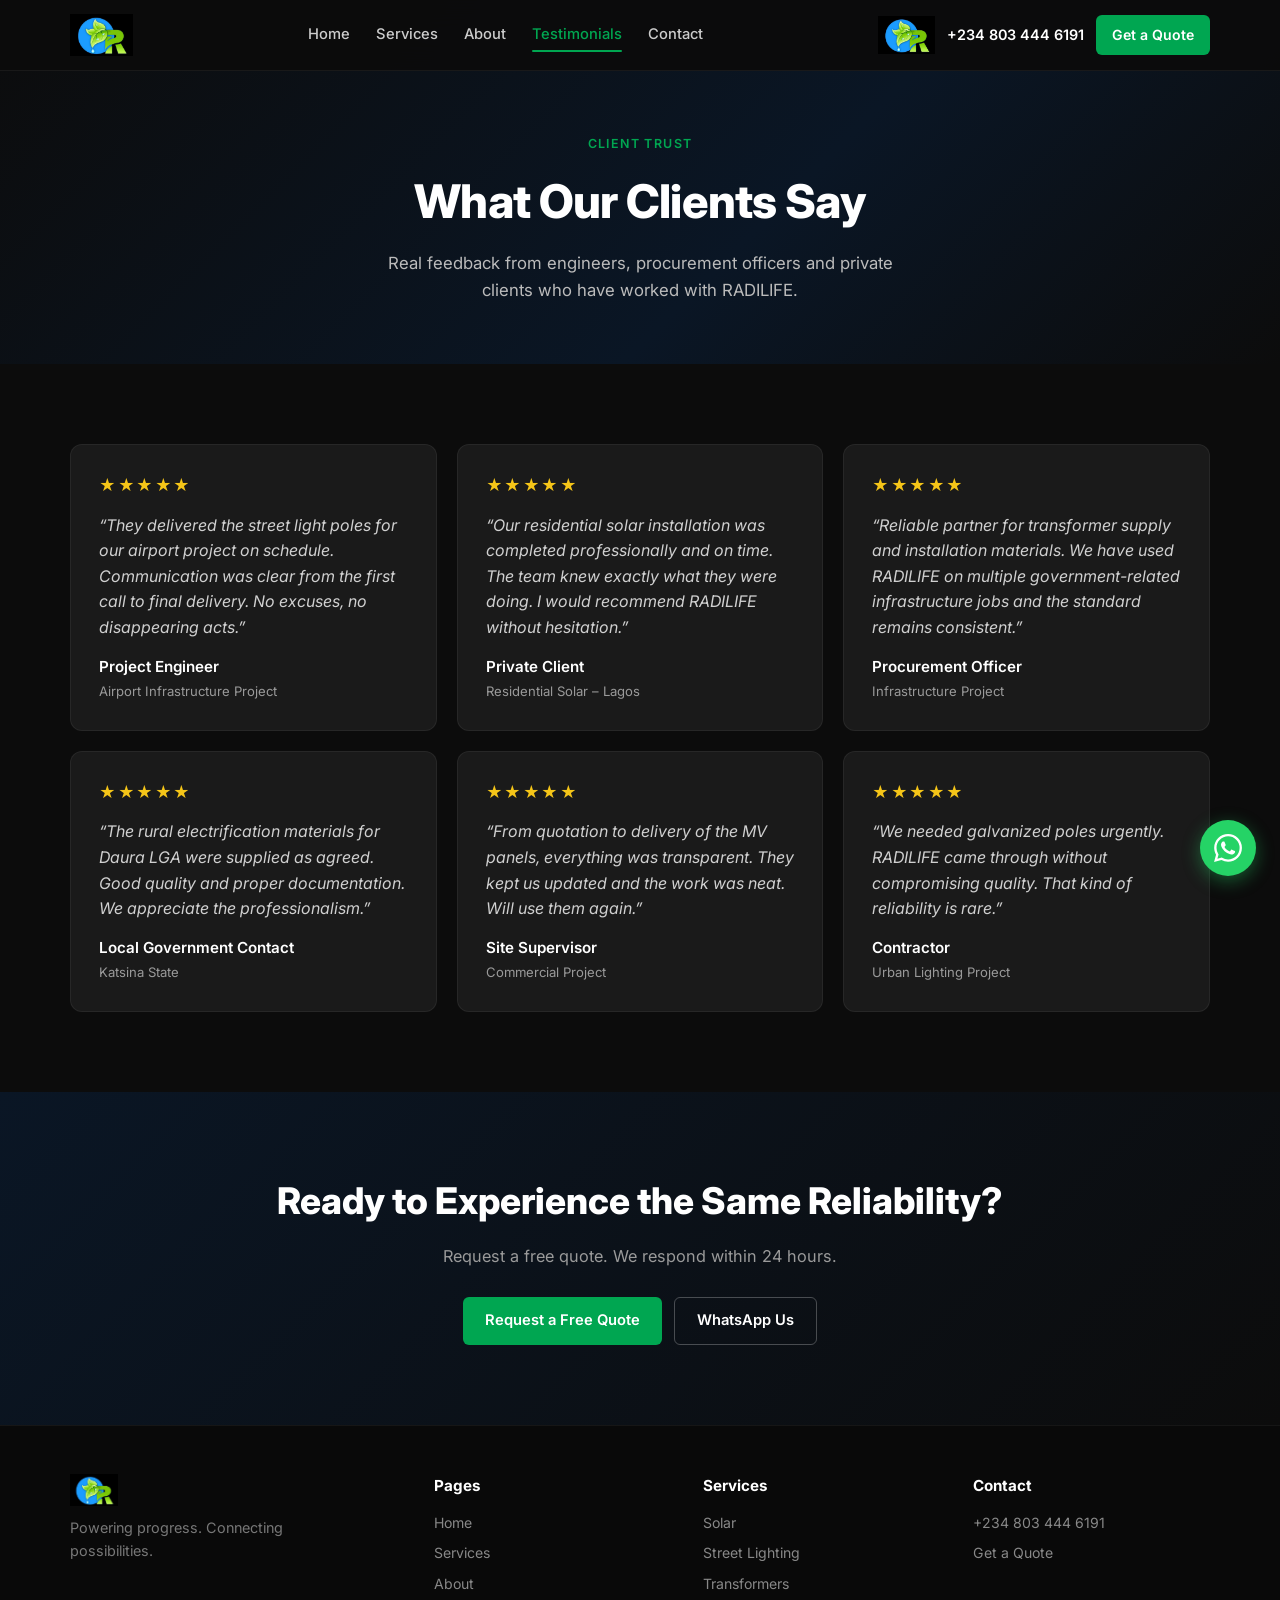
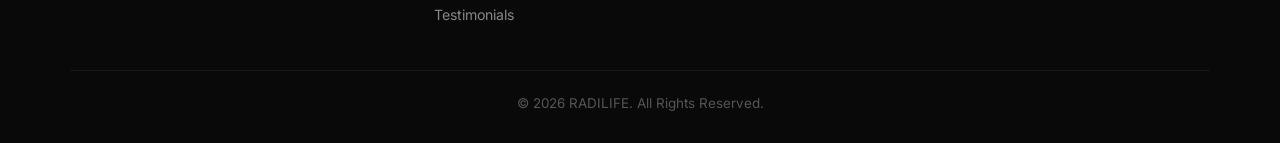
<file: testimonials.html>
<!DOCTYPE html>
<html lang="en">
<head>
  <meta charset="UTF-8" />
  <meta name="viewport" content="width=device-width, initial-scale=1.0" />
  <title>Testimonials – RADILIFE</title>
  <link rel="preconnect" href="https://fonts.googleapis.com" />
  <link rel="preconnect" href="https://fonts.gstatic.com" crossorigin />
  <link href="https://fonts.googleapis.com/css2?family=Inter:wght@400;500;600;700;800&display=swap" rel="stylesheet" />
  <link rel="stylesheet" href="style.css" />
</head>
<body>
  <header>
    <div class="container header-inner">
      <a href="index.html" class="logo">
        <img src="images/logo.png" alt="RADILIFE" class="logo-img" />
      </a>
      <nav class="desktop-nav">
        <a href="index.html">Home</a>
        <a href="services.html">Services</a>
        <a href="about.html">About</a>
        <a href="testimonials.html" class="active">Testimonials</a>
        <a href="contact.html">Contact</a>
      </nav>
      <div class="header-right">
        <img src="images/logo.png" alt="RADILIFE" class="logo-img-right" />
        <a href="tel:+2348034446191" class="phone-link">+234 803 444 6191</a>
        <a href="contact.html" class="btn btn-green btn-sm">Get a Quote</a>
        <button class="hamburger" id="hamburger" aria-label="Menu"><span></span><span></span><span></span></button>
      </div>
    </div>
  </header>
  <div class="overlay" id="overlay"></div>
  <nav class="mobile-menu" id="mobileMenu">
    <a href="index.html">Home</a>
    <a href="services.html">Services</a>
    <a href="about.html">About</a>
    <a href="testimonials.html" class="active">Testimonials</a>
    <a href="contact.html">Contact</a>
    <a href="tel:+2348034446191" style="color:var(--green);margin-top:18px">Call +234 803 444 6191</a>
  </nav>

  <section class="page-hero">
    <div class="container">
      <span class="section-label">Client Trust</span>
      <h1>What Our Clients Say</h1>
      <p>Real feedback from engineers, procurement officers and private clients who have worked with RADILIFE.</p>
    </div>
  </section>

  <section>
    <div class="container">
      <div class="testimonial-grid">
        <div class="testimonial-card">
          <div class="stars">★★★★★</div>
          <p class="testimonial-text">“They delivered the street light poles for our airport project on schedule. Communication was clear from the first call to final delivery. No excuses, no disappearing acts.”</p>
          <div class="testimonial-author">Project Engineer<span>Airport Infrastructure Project</span></div>
        </div>
        <div class="testimonial-card">
          <div class="stars">★★★★★</div>
          <p class="testimonial-text">“Our residential solar installation was completed professionally and on time. The team knew exactly what they were doing. I would recommend RADILIFE without hesitation.”</p>
          <div class="testimonial-author">Private Client<span>Residential Solar – Lagos</span></div>
        </div>
        <div class="testimonial-card">
          <div class="stars">★★★★★</div>
          <p class="testimonial-text">“Reliable partner for transformer supply and installation materials. We have used RADILIFE on multiple government-related infrastructure jobs and the standard remains consistent.”</p>
          <div class="testimonial-author">Procurement Officer<span>Infrastructure Project</span></div>
        </div>
        <div class="testimonial-card">
          <div class="stars">★★★★★</div>
          <p class="testimonial-text">“The rural electrification materials for Daura LGA were supplied as agreed. Good quality and proper documentation. We appreciate the professionalism.”</p>
          <div class="testimonial-author">Local Government Contact<span>Katsina State</span></div>
        </div>
        <div class="testimonial-card">
          <div class="stars">★★★★★</div>
          <p class="testimonial-text">“From quotation to delivery of the MV panels, everything was transparent. They kept us updated and the work was neat. Will use them again.”</p>
          <div class="testimonial-author">Site Supervisor<span>Commercial Project</span></div>
        </div>
        <div class="testimonial-card">
          <div class="stars">★★★★★</div>
          <p class="testimonial-text">“We needed galvanized poles urgently. RADILIFE came through without compromising quality. That kind of reliability is rare.”</p>
          <div class="testimonial-author">Contractor<span>Urban Lighting Project</span></div>
        </div>
      </div>
    </div>
  </section>

  <section class="cta">
    <div class="container">
      <h2>Ready to Experience the Same Reliability?</h2>
      <p>Request a free quote. We respond within 24 hours.</p>
      <div class="cta-btns">
        <a href="contact.html" class="btn btn-green">Request a Free Quote</a>
        <a href="https://wa.me/2348034446191" class="btn btn-outline" target="_blank" rel="noopener">WhatsApp Us</a>
      </div>
    </div>
  </section>

  <footer>
    <div class="container">
      <div class="footer-grid">
        <div class="footer-brand">
          <a href="index.html" class="logo"><img src="images/logo.png" alt="RADILIFE" class="logo-img" style="height:32px" /></a>
          <p>Powering progress. Connecting possibilities.</p>
        </div>
        <div class="footer-col"><h4>Pages</h4><a href="index.html">Home</a><a href="services.html">Services</a><a href="about.html">About</a><a href="testimonials.html">Testimonials</a></div>
        <div class="footer-col"><h4>Services</h4><a href="services.html">Solar</a><a href="services.html">Street Lighting</a><a href="services.html">Transformers</a></div>
        <div class="footer-col"><h4>Contact</h4><a href="tel:+2348034446191">+234 803 444 6191</a><a href="contact.html">Get a Quote</a></div>
      </div>
      <div class="footer-bottom"><p>© 2026 RADILIFE. All Rights Reserved.</p></div>
    </div>
  </footer>

  <a href="https://wa.me/2348034446191" class="whatsapp-float" target="_blank" rel="noopener" aria-label="WhatsApp">
    <svg viewBox="0 0 24 24"><path d="M17.472 14.382c-.297-.149-1.758-.867-2.03-.967-.273-.099-.471-.148-.67.15-.197.297-.767.966-.94 1.164-.173.199-.347.223-.644.075-.297-.15-1.255-.463-2.39-1.475-.883-.788-1.48-1.761-1.653-2.059-.173-.297-.018-.458.13-.606.134-.133.298-.347.446-.52.149-.174.198-.298.298-.497.099-.198.05-.371-.025-.52-.075-.149-.669-1.612-.916-2.207-.242-.579-.487-.5-.669-.51-.173-.008-.371-.01-.57-.01-.198 0-.52.074-.792.372-.272.297-1.04 1.016-1.04 2.479 0 1.462 1.065 2.875 1.213 3.074.149.198 2.096 3.2 5.077 4.487.709.306 1.262.489 1.694.625.712.227 1.36.195 1.871.118.571-.085 1.758-.719 2.006-1.413.248-.694.248-1.289.173-1.413-.074-.124-.272-.198-.57-.347m-5.421 7.403h-.004a9.87 9.87 0 01-5.031-1.378l-.361-.214-3.741.982.998-3.648-.235-.374a9.86 9.86 0 01-1.51-5.26c.001-5.45 4.436-9.884 9.888-9.884 2.64 0 5.122 1.03 6.988 2.898a9.825 9.825 0 012.893 6.994c-.003 5.45-4.435 9.884-9.885 9.884m8.413-18.297A11.815 11.815 0 0012.05 0C5.495 0 .16 5.335.157 11.892c0 2.096.547 4.142 1.588 5.945L.057 24l6.305-1.654a11.882 11.882 0 005.683 1.448h.005c6.554 0 11.89-5.335 11.893-11.893a11.821 11.821 0 00-3.48-8.413z"/></svg>
  </a>
  <script src="script.js"></script>
</body>
</html>
</file>
<file: style.css>
:root {
  --primary: #0077c8;
  --primary-dark: #005a9e;
  --green: #00a651;
  --green-hover: #008f45;
  --dark: #0c0c0c;
  --dark-2: #141414;
  --gray: #9a9a9a;
  --white: #ffffff;
  --card-bg: #1a1a1a;
}

* { margin: 0; padding: 0; box-sizing: border-box; }
html { scroll-behavior: smooth; }
body {
  font-family: 'Inter', system-ui, -apple-system, sans-serif;
  background: var(--dark);
  color: var(--white);
  line-height: 1.6;
  overflow-x: hidden;
}
a { text-decoration: none; color: inherit; }
img { max-width: 100%; display: block; }
.container { width: 100%; max-width: 1180px; margin: 0 auto; padding: 0 20px; }

/* HEADER */
header {
  position: fixed; top: 0; left: 0; width: 100%; z-index: 1000;
  background: rgba(12,12,12,0.96); backdrop-filter: blur(14px);
  border-bottom: 1px solid rgba(255,255,255,0.06);
}
.header-inner { display: flex; align-items: center; justify-content: space-between; height: 70px; }
.logo { display: flex; align-items: center; gap: 10px; font-size: 1.35rem; font-weight: 800; letter-spacing: -0.4px; }
.logo svg { width: 36px; height: 36px; flex-shrink: 0; }
.logo .green { color: var(--green); }

nav.desktop-nav { display: none; }
nav.desktop-nav a {
  margin: 0 13px; font-size: 0.92rem; font-weight: 500; color: #ccc; transition: color 0.2s; position: relative;
}
nav.desktop-nav a:hover, nav.desktop-nav a.active { color: var(--green); }
nav.desktop-nav a.active::after {
  content: ''; position: absolute; bottom: -5px; left: 0; width: 100%; height: 2px;
  background: var(--green); border-radius: 2px;
}

.header-right { display: flex; align-items: center; gap: 12px; }
.phone-link { display: none; align-items: center; gap: 6px; font-weight: 600; font-size: 0.9rem; }
.phone-link:hover { color: var(--green); }

.btn {
  display: inline-flex; align-items: center; justify-content: center;
  padding: 11px 22px; border-radius: 6px; font-weight: 600; font-size: 0.92rem;
  border: none; cursor: pointer; transition: all 0.25s; gap: 7px;
}
.btn-primary { background: var(--primary); color: #fff; }
.btn-primary:hover { background: var(--primary-dark); }
.btn-green { background: var(--green); color: #fff; }
.btn-green:hover { background: var(--green-hover); }
.btn-outline { background: transparent; border: 1.5px solid rgba(255,255,255,0.25); color: #fff; }
.btn-outline:hover { border-color: var(--green); color: var(--green); }
.btn-sm { padding: 9px 16px; font-size: 0.88rem; }

.hamburger {
  display: flex; flex-direction: column; justify-content: space-between;
  width: 26px; height: 18px; background: none; border: none; cursor: pointer; z-index: 1001;
}
.hamburger span { display: block; height: 2.5px; width: 100%; background: #fff; border-radius: 2px; transition: all 0.3s; }
.hamburger.active span:nth-child(1) { transform: translateY(7.75px) rotate(45deg); }
.hamburger.active span:nth-child(2) { opacity: 0; }
.hamburger.active span:nth-child(3) { transform: translateY(-7.75px) rotate(-45deg); }

.mobile-menu {
  position: fixed; top: 0; right: -100%; width: 280px; height: 100vh;
  background: var(--dark-2); padding: 85px 28px 40px; transition: right 0.35s; z-index: 999;
  display: flex; flex-direction: column; gap: 2px; box-shadow: -10px 0 30px rgba(0,0,0,0.5);
}
.mobile-menu.open { right: 0; }
.mobile-menu a {
  padding: 13px 0; font-size: 1.05rem; font-weight: 500; color: #eee;
  border-bottom: 1px solid rgba(255,255,255,0.06);
}
.mobile-menu a:hover, .mobile-menu a.active { color: var(--green); }
.overlay {
  position: fixed; inset: 0; background: rgba(0,0,0,0.6); opacity: 0; visibility: hidden; transition: all 0.3s; z-index: 998;
}
.overlay.show { opacity: 1; visibility: visible; }

/* WHATSAPP */
.whatsapp-float {
  position: fixed; bottom: 24px; right: 24px; width: 56px; height: 56px;
  background: #25d366; border-radius: 50%; display: flex; align-items: center; justify-content: center;
  box-shadow: 0 5px 18px rgba(37,211,102,0.4); z-index: 1100; transition: transform 0.25s;
}
.whatsapp-float:hover { transform: scale(1.08); }
.whatsapp-float svg { width: 28px; height: 28px; fill: #fff; }

/* HERO WITH SLIDER */
.hero {
  position: relative; min-height: 100vh; display: flex; align-items: center;
  padding: 100px 0 70px; overflow: hidden;
}
.hero-slider {
  position: absolute; inset: 0; z-index: 0;
}
.hero-slide {
  position: absolute; inset: 0; opacity: 0; transition: opacity 1.2s ease;
  background-size: cover; background-position: center;
}
.hero-slide.active { opacity: 1; }
.hero-overlay {
  position: absolute; inset: 0;
  background: linear-gradient(105deg, rgba(8,12,20,0.92) 0%, rgba(8,12,20,0.75) 45%, rgba(8,12,20,0.55) 100%);
  z-index: 1;
}
.hero-content-wrap {
  position: relative; z-index: 2; display: grid; grid-template-columns: 1fr; gap: 40px; align-items: center;
}
.hero-text h1 {
  font-size: clamp(2.2rem, 4.8vw, 3.3rem); font-weight: 800; line-height: 1.15;
  margin-bottom: 18px; letter-spacing: -0.8px;
}
.hero-text p {
  font-size: 1.08rem; color: #c8c8c8; max-width: 520px; margin-bottom: 26px; line-height: 1.65;
}
.hero-text .pain {
  color: #e0e0e0; font-size: 1.02rem; margin-bottom: 8px;
}
.hero-btns { display: flex; flex-wrap: wrap; gap: 12px; margin-top: 8px; }
.hero-dots {
  position: absolute; bottom: 28px; left: 50%; transform: translateX(-50%); z-index: 3;
  display: flex; gap: 8px;
}
.hero-dot {
  width: 9px; height: 9px; border-radius: 50%; background: rgba(255,255,255,0.35); border: none; cursor: pointer; transition: all 0.3s;
}
.hero-dot.active { background: var(--green); width: 26px; border-radius: 5px; }

/* BOOKING CARD */
.booking-card {
  background: rgba(20,24,32,0.85); border: 1px solid rgba(255,255,255,0.1);
  border-radius: 14px; padding: 28px 24px; backdrop-filter: blur(12px);
}
.booking-card h3 { font-size: 1.25rem; font-weight: 700; margin-bottom: 4px; }
.booking-card .assure {
  font-size: 0.85rem; color: var(--green); margin-bottom: 18px; font-weight: 500;
}
.form-row { display: grid; grid-template-columns: 1fr 1fr; gap: 10px; margin-bottom: 10px; }
.form-group { margin-bottom: 10px; }
.form-group input, .form-group textarea {
  width: 100%; padding: 12px 14px; background: rgba(255,255,255,0.06);
  border: 1px solid rgba(255,255,255,0.12); border-radius: 7px; color: #fff;
  font-size: 0.92rem; font-family: inherit; outline: none; transition: border-color 0.2s;
}
.form-group input::placeholder, .form-group textarea::placeholder { color: #777; }
.form-group input:focus, .form-group textarea:focus { border-color: var(--primary); }
.form-group textarea { resize: vertical; min-height: 80px; }
.booking-card .btn { width: 100%; margin-top: 6px; padding: 13px; }

/* PAGE HERO */
.page-hero {
  padding: 130px 0 60px;
  background: linear-gradient(135deg, #0c0c0c 0%, #0a1625 60%, #0c0c0c 100%);
  text-align: center;
}
.page-hero h1 { font-size: clamp(2rem, 4.2vw, 2.9rem); font-weight: 800; letter-spacing: -0.7px; margin-bottom: 12px; }
.page-hero p { color: #bbb; font-size: 1.05rem; max-width: 560px; margin: 0 auto; }

/* SECTIONS */
section { padding: 80px 0; }
.section-label {
  display: inline-block; font-size: 0.78rem; font-weight: 600; text-transform: uppercase;
  letter-spacing: 1.4px; color: var(--green); margin-bottom: 10px;
}
.section-title { font-size: clamp(1.75rem, 3.6vw, 2.4rem); font-weight: 800; margin-bottom: 14px; letter-spacing: -0.4px; }
.text-center { text-align: center; }

/* WHY */
.why { background: var(--dark-2); }
.why-grid { display: grid; grid-template-columns: 1fr; gap: 20px; }
.why-card {
  background: var(--card-bg); border: 1px solid rgba(255,255,255,0.06); border-radius: 12px;
  padding: 28px 22px; text-align: center; transition: transform 0.25s, border-color 0.25s;
}
.why-card:hover { transform: translateY(-3px); border-color: rgba(0,166,81,0.3); }
.why-icon {
  width: 56px; height: 56px; margin: 0 auto 16px; background: rgba(0,119,200,0.14);
  border-radius: 12px; display: flex; align-items: center; justify-content: center; font-size: 1.6rem;
}
.why-card h3 { font-size: 1.1rem; font-weight: 700; margin-bottom: 8px; }
.why-card p { font-size: 0.92rem; color: var(--gray); }

/* HOW */
.how-grid { display: grid; grid-template-columns: 1fr; gap: 22px; }
.how-card {
  background: var(--card-bg); border: 1px solid rgba(255,255,255,0.06); border-radius: 12px;
  padding: 28px 22px; text-align: center;
}
.how-num {
  width: 44px; height: 44px; background: var(--primary); color: #fff; font-weight: 800;
  font-size: 1.15rem; border-radius: 10px; display: flex; align-items: center; justify-content: center; margin: 0 auto 14px;
}
.how-card h3 { font-size: 1.12rem; font-weight: 700; margin-bottom: 8px; }
.how-card p { color: var(--gray); font-size: 0.92rem; }

/* SERVICES */
.services-grid { display: grid; grid-template-columns: 1fr; gap: 20px; }
.service-card {
  background: var(--card-bg); border-radius: 12px; overflow: hidden;
  border: 1px solid rgba(255,255,255,0.06); transition: transform 0.25s;
}
.service-card:hover { transform: translateY(-3px); }
.service-img { height: 190px; overflow: hidden; background: #222; }
.service-img img { width: 100%; height: 100%; object-fit: cover; transition: transform 0.4s; }
.service-card:hover .service-img img { transform: scale(1.04); }
.service-body { padding: 20px; }
.service-body h3 { font-size: 1.1rem; font-weight: 700; margin-bottom: 6px; }
.service-body p { font-size: 0.9rem; color: var(--gray); }

/* TESTIMONIALS */
.testimonial-grid { display: grid; grid-template-columns: 1fr; gap: 20px; }
.testimonial-card {
  background: var(--card-bg); border: 1px solid rgba(255,255,255,0.06); border-radius: 12px;
  padding: 28px; display: flex; flex-direction: column; gap: 14px;
}
.stars { color: #f5c518; font-size: 1rem; letter-spacing: 1.5px; }
.testimonial-text { font-size: 1rem; color: #d0d0d0; font-style: italic; line-height: 1.6; flex: 1; }
.testimonial-author { font-weight: 600; font-size: 0.95rem; }
.testimonial-author span { display: block; font-weight: 400; font-size: 0.82rem; color: var(--gray); margin-top: 2px; }

/* CONTACT */
.contact-grid { display: grid; grid-template-columns: 1fr; gap: 36px; align-items: start; }
.contact-info-card {
  background: var(--card-bg); border: 1px solid rgba(255,255,255,0.06); border-radius: 12px; padding: 28px;
}
.contact-info-card h3 { font-size: 1.25rem; margin-bottom: 18px; }
.info-item { display: flex; gap: 12px; margin-bottom: 18px; align-items: flex-start; }
.info-item .icon {
  width: 40px; height: 40px; background: rgba(0,119,200,0.14); border-radius: 9px;
  display: flex; align-items: center; justify-content: center; font-size: 1.1rem; flex-shrink: 0;
}
.info-item h4 { font-size: 0.9rem; margin-bottom: 2px; }
.info-item p { color: var(--gray); font-size: 0.9rem; }

.map-wrapper {
  position: relative; height: 400px; width: 100%; border-radius: 14px; overflow: hidden;
  border: 1px solid rgba(255,255,255,0.08);
}
.map-wrapper iframe { width: 100%; height: 100%; border: 0; }
.map-overlay-card {
  position: absolute; bottom: 20px; left: 50%; transform: translateX(-50%);
  background: var(--dark-2); border: 1px solid rgba(255,255,255,0.1); border-radius: 10px;
  padding: 14px 20px; max-width: 340px; width: 90%; box-shadow: 0 8px 30px rgba(0,0,0,0.45); text-align: center;
}
.map-overlay-card h3 { font-size: 0.98rem; margin-bottom: 3px; }
.map-overlay-card p { font-size: 0.84rem; color: var(--gray); }

/* FAQ */
.faq-list { max-width: 700px; margin: 0 auto; }
.faq-item {
  background: var(--card-bg); border: 1px solid rgba(255,255,255,0.06); border-radius: 9px;
  margin-bottom: 10px; overflow: hidden;
}
.faq-question {
  width: 100%; padding: 16px 20px; background: none; border: none; color: #fff;
  font-size: 0.98rem; font-weight: 600; text-align: left; cursor: pointer;
  display: flex; justify-content: space-between; align-items: center; font-family: inherit;
}
.faq-question span { font-size: 1.3rem; color: var(--green); transition: transform 0.3s; }
.faq-item.open .faq-question span { transform: rotate(45deg); }
.faq-answer {
  max-height: 0; overflow: hidden; transition: max-height 0.35s ease, padding 0.35s ease;
  padding: 0 20px; color: var(--gray); font-size: 0.92rem;
}
.faq-item.open .faq-answer { max-height: 220px; padding: 0 20px 16px; }

/* CTA */
.cta {
  background: linear-gradient(135deg, #0a1625 0%, #0c0c0c 100%); text-align: center; padding: 80px 0;
}
.cta h2 { font-size: clamp(1.7rem, 3.6vw, 2.3rem); font-weight: 800; margin-bottom: 12px; }
.cta p { color: var(--gray); margin-bottom: 28px; font-size: 1.02rem; }
.cta-btns { display: flex; flex-wrap: wrap; gap: 12px; justify-content: center; }

/* FOOTER */
footer { background: #090909; padding: 48px 0 28px; border-top: 1px solid rgba(255,255,255,0.05); }
.footer-grid { display: grid; grid-template-columns: 1fr; gap: 32px; margin-bottom: 36px; }
.footer-brand .logo { margin-bottom: 10px; display: inline-flex; }
.footer-brand p { color: #777; font-size: 0.9rem; max-width: 260px; }
.footer-col h4 { font-size: 0.95rem; margin-bottom: 14px; }
.footer-col a { display: block; color: #888; font-size: 0.88rem; margin-bottom: 8px; transition: color 0.2s; }
.footer-col a:hover { color: var(--green); }
.footer-bottom { text-align: center; padding-top: 22px; border-top: 1px solid rgba(255,255,255,0.05); }
.footer-bottom p { color: #555; font-size: 0.84rem; }

/* ABOUT */
.about-content { display: grid; grid-template-columns: 1fr; gap: 36px; align-items: center; }
.about-text h2 { font-size: clamp(1.7rem, 3.2vw, 2.15rem); font-weight: 800; margin-bottom: 16px; }
.about-text p { color: #b0b0b0; margin-bottom: 14px; font-size: 1.02rem; }
.about-image { height: 320px; border-radius: 14px; overflow: hidden; border: 1px solid rgba(255,255,255,0.06); }
.about-image img { width: 100%; height: 100%; object-fit: cover; }

.gallery-grid { display: grid; grid-template-columns: 1fr 1fr; gap: 12px; }
.gallery-grid img {
  width: 100%; height: 160px; object-fit: cover; border-radius: 10px;
  border: 1px solid rgba(255,255,255,0.06);
}

/* PROJECTS */
.project-list { display: grid; grid-template-columns: 1fr; gap: 16px; }
.project-item {
  background: var(--card-bg); border: 1px solid rgba(255,255,255,0.06); border-radius: 10px;
  padding: 20px 22px;
}
.project-item h4 { font-size: 1.02rem; margin-bottom: 6px; color: var(--green); }
.project-item p { font-size: 0.9rem; color: var(--gray); }

/* RESPONSIVE */
@media (min-width: 640px) {
  .why-grid { grid-template-columns: 1fr 1fr; }
  .how-grid { grid-template-columns: 1fr 1fr 1fr; }
  .services-grid { grid-template-columns: 1fr 1fr; }
  .testimonial-grid { grid-template-columns: 1fr 1fr; }
  .footer-grid { grid-template-columns: 1.4fr 1fr 1fr 1fr; }
  .about-content { grid-template-columns: 1fr 1fr; }
  .gallery-grid { grid-template-columns: repeat(3, 1fr); }
  .gallery-grid img { height: 180px; }
  .project-list { grid-template-columns: 1fr 1fr; }
}
@media (min-width: 900px) {
  nav.desktop-nav { display: flex; }
  .hamburger { display: none; }
  .phone-link { display: flex; }
  .hero-content-wrap { grid-template-columns: 1.15fr 0.85fr; gap: 50px; }
  .why-grid { grid-template-columns: repeat(3, 1fr); }
  .services-grid { grid-template-columns: repeat(3, 1fr); }
  .testimonial-grid { grid-template-columns: repeat(3, 1fr); }
  .contact-grid { grid-template-columns: 1fr 1.05fr; }
}

/* Logo image */
.logo-img {
  height: 42px;
  width: auto;
  display: block;
}
.header-right .logo-img-right {
  height: 38px;
  width: auto;
  display: none;
}
@media (min-width: 900px) {
  .header-right .logo-img-right {
    display: block;
  }
}
</file>
